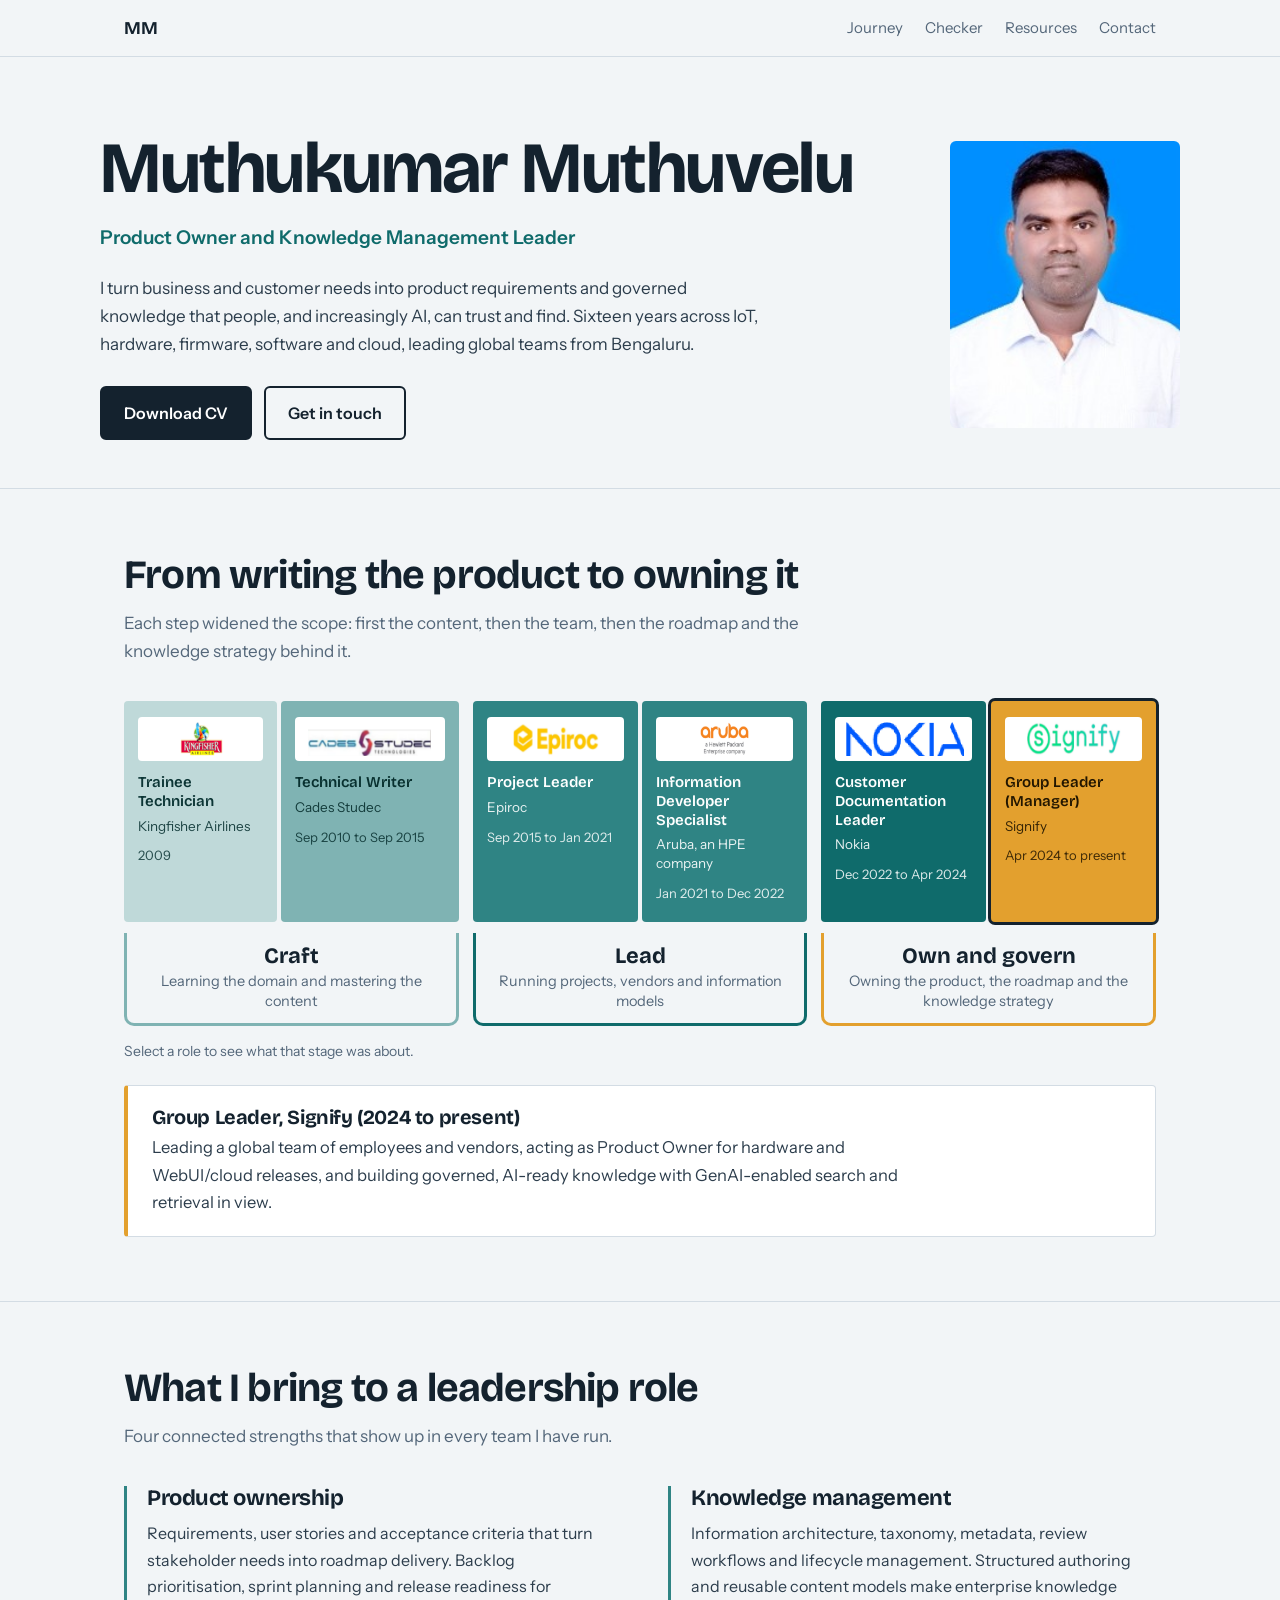
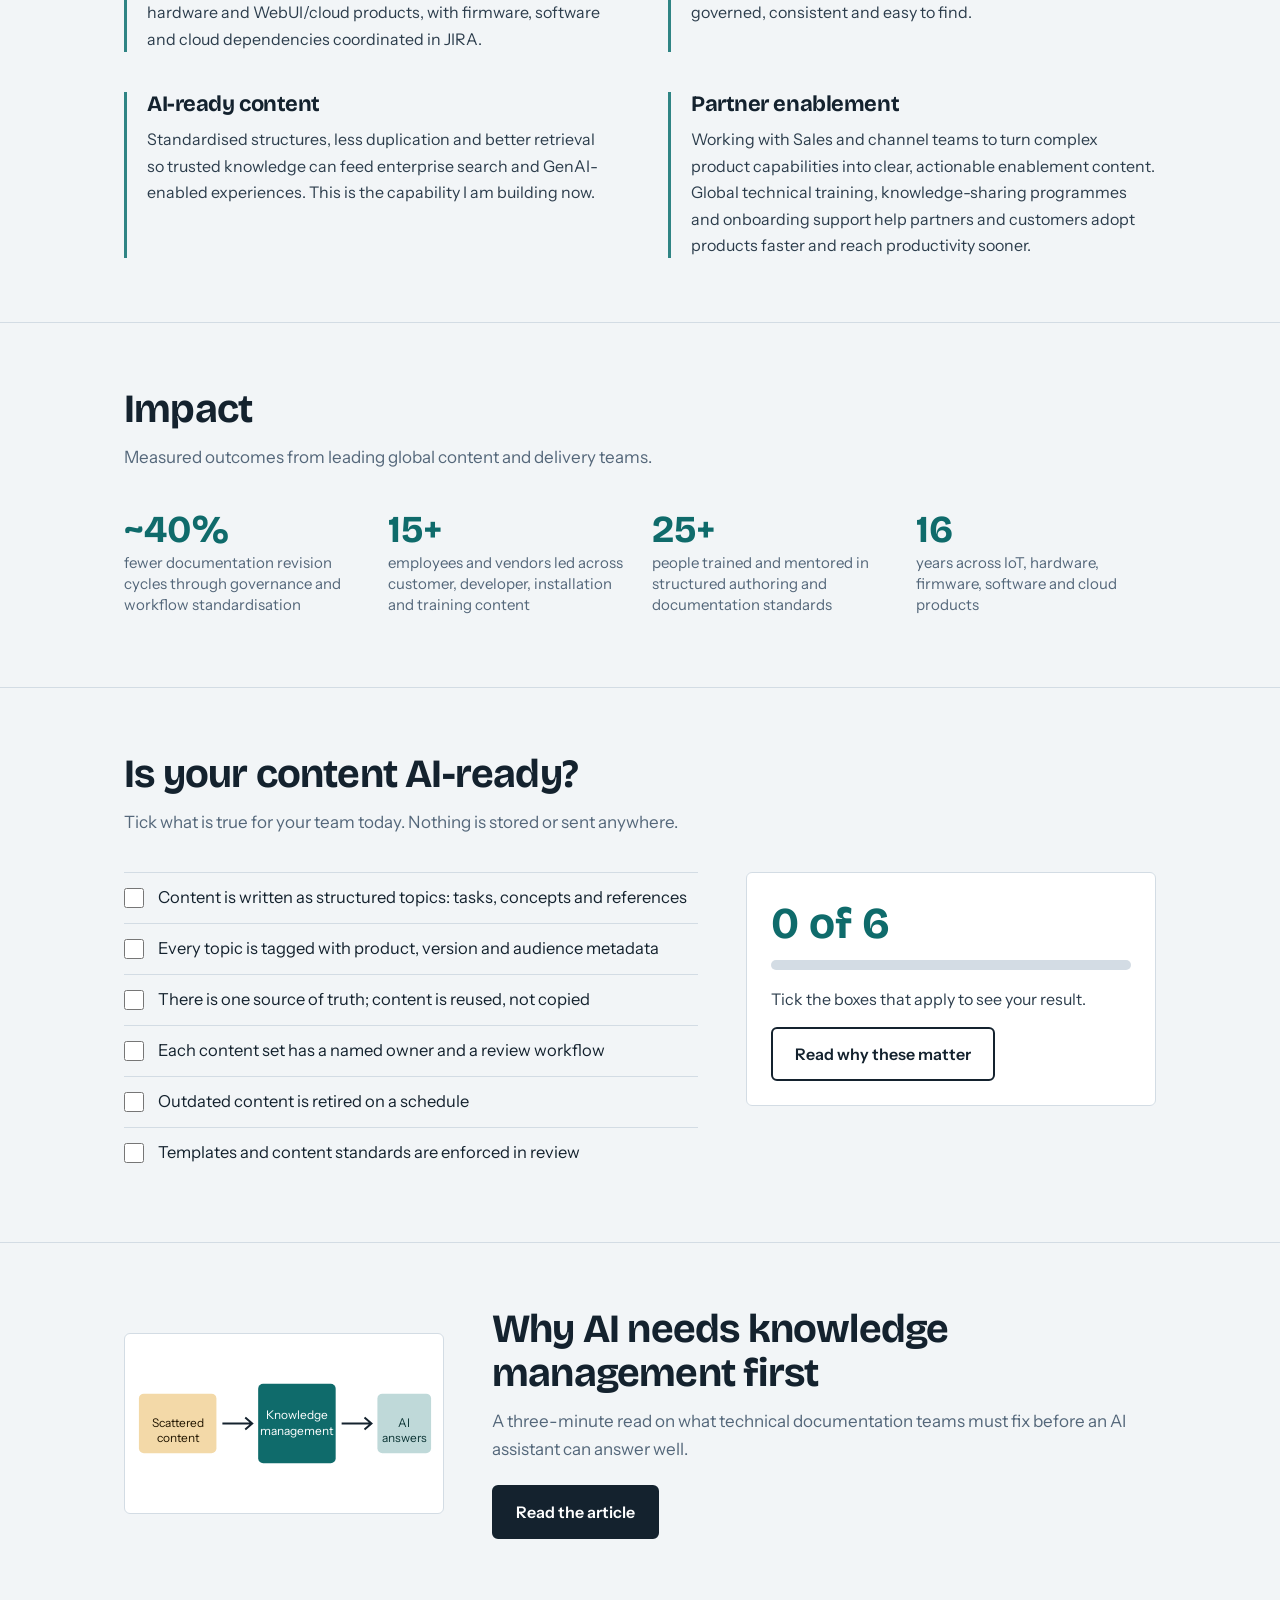
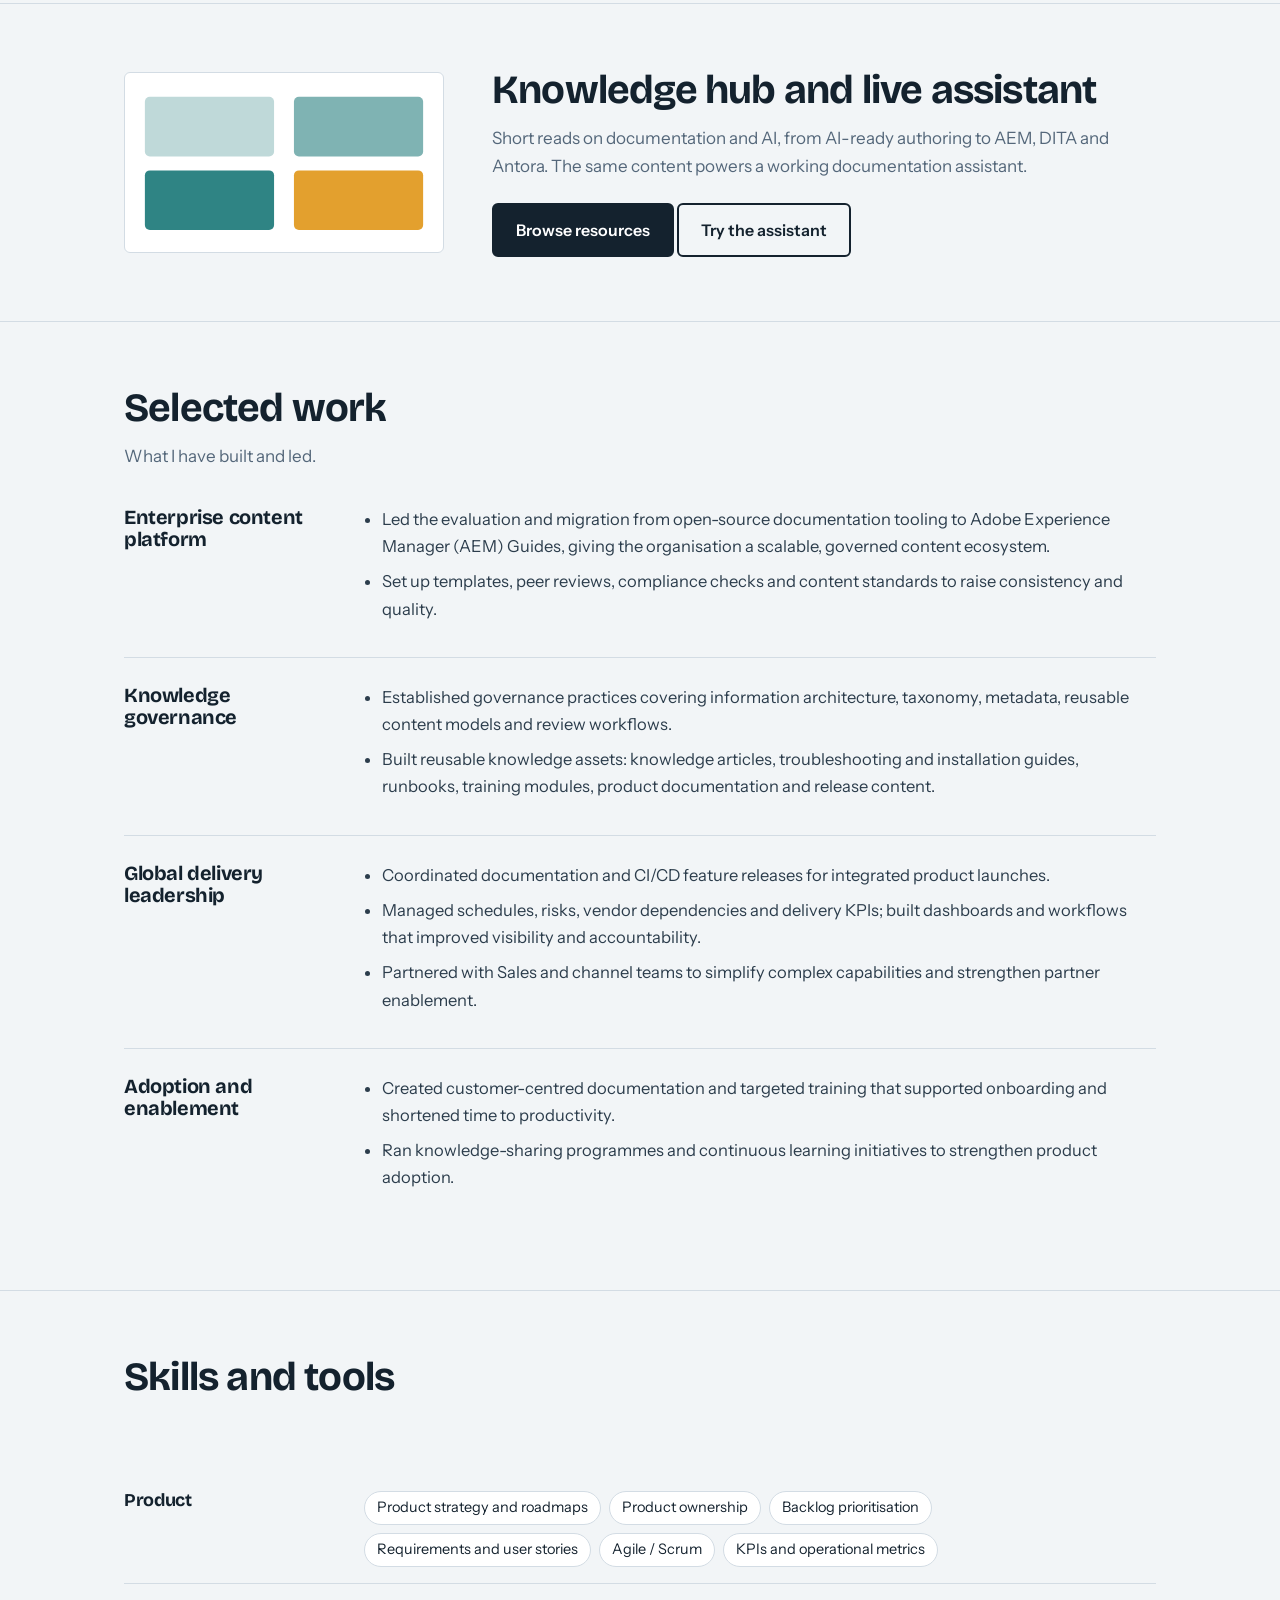
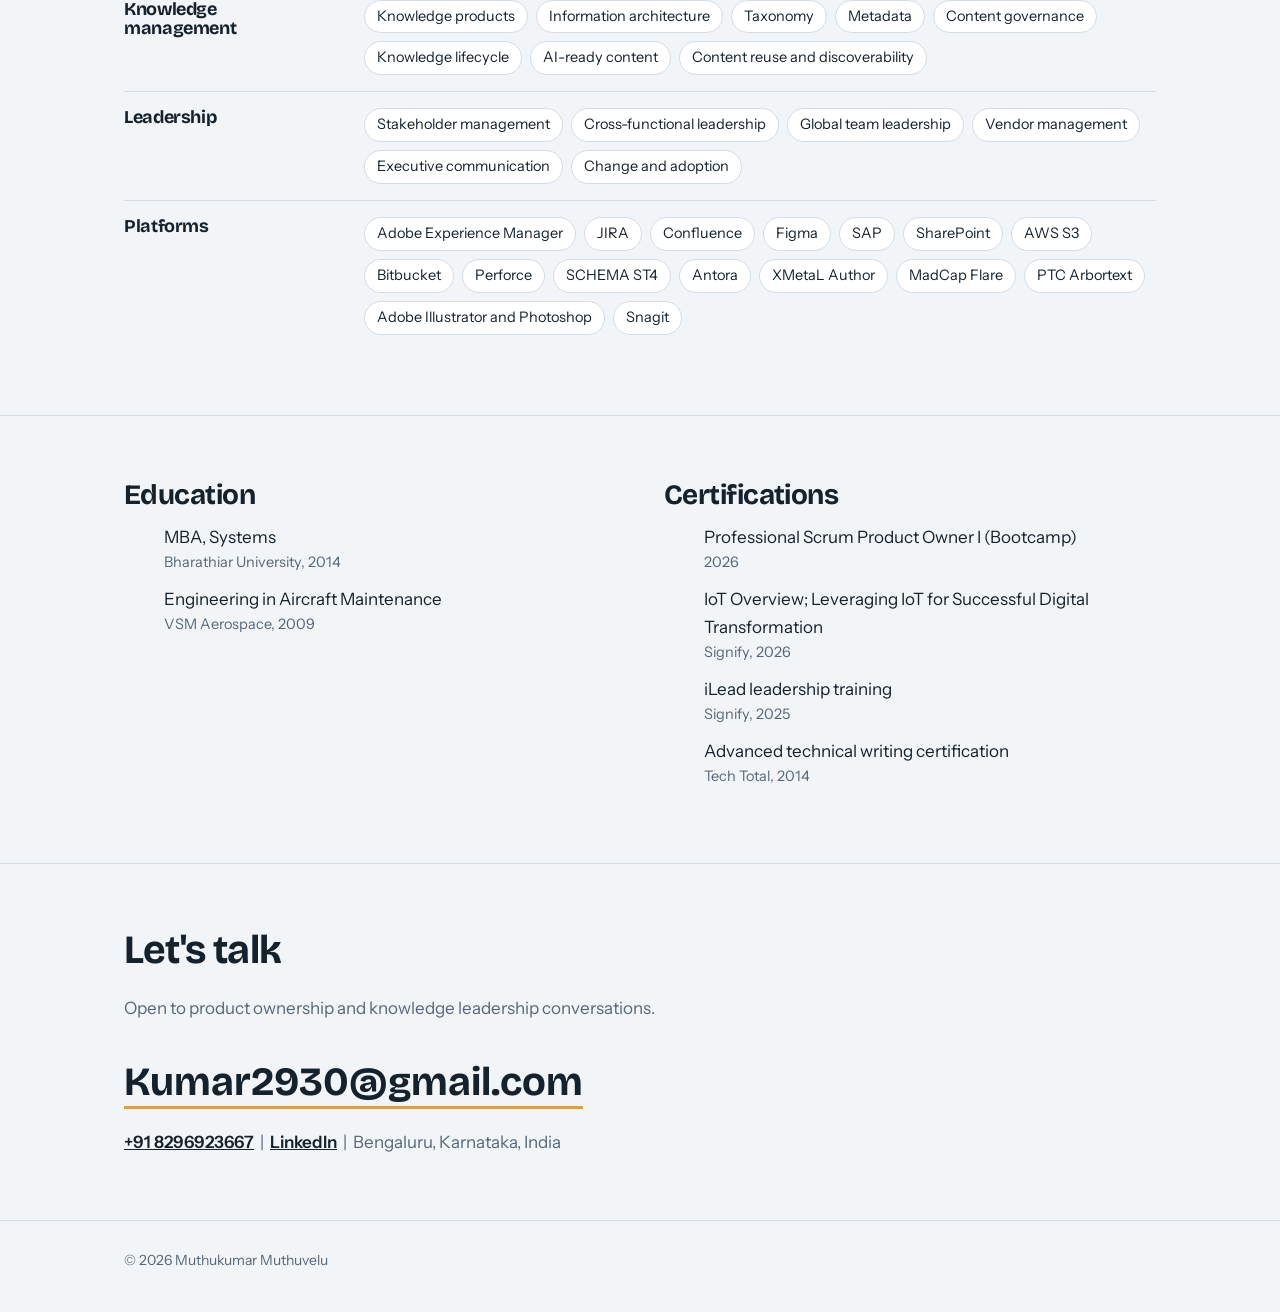
<file: index.html>
<!DOCTYPE html>
<html lang="en">
<head>
<meta charset="utf-8">
<meta name="viewport" content="width=device-width, initial-scale=1">
<title>Muthukumar Muthuvelu | Product Owner &amp; Knowledge Management Leader</title>
<meta name="description" content="Product Owner and Knowledge Management leader with 16 years across IoT, hardware, firmware, software and cloud products.">
<link rel="preconnect" href="https://fonts.googleapis.com">
<link rel="preconnect" href="https://fonts.gstatic.com" crossorigin>
<link href="https://fonts.googleapis.com/css2?family=Bricolage+Grotesque:opsz,wght@12..96,500;12..96,700&family=Instrument+Sans:wght@400;500;600&display=swap" rel="stylesheet">
<style>
:root{--bg:#F2F5F7;--ink:#14222E;--mut:#54677A;--line:#D3DCE4;--t1:#BFD9D9;--t2:#7FB3B3;--t3:#2F8484;--t4:#0F6B6B;--now:#E3A02E;--wrap:1080px}
*{box-sizing:border-box;margin:0}
html{scroll-behavior:smooth;scroll-padding-top:70px}
body{background:var(--bg);color:var(--ink);font:400 17px/1.65 "Instrument Sans",system-ui,sans-serif}
h1,h2,h3{font-family:"Bricolage Grotesque",system-ui,sans-serif;line-height:1.1;letter-spacing:-.02em}
a{color:inherit}
:focus-visible{outline:3px solid var(--now);outline-offset:3px}
.wrap{max-width:var(--wrap);margin:0 auto;padding:0 24px}
header{position:sticky;top:0;z-index:5;background:rgba(242,245,247,.92);backdrop-filter:blur(8px);border-bottom:1px solid var(--line)}
header .wrap{display:flex;justify-content:space-between;align-items:center;height:56px}
.logo{font:700 18px "Bricolage Grotesque",sans-serif;text-decoration:none}
nav{display:flex;gap:22px;font-size:15px}
nav a{text-decoration:none;color:var(--mut)}nav a:hover{color:var(--ink)}
.hero{padding:72px 0 48px;display:grid;grid-template-columns:1fr 230px;gap:56px;align-items:center}
.hero h1{font-size:clamp(40px,6.4vw,72px);font-weight:700}
.role{margin-top:14px;font-size:19px;font-weight:600;color:var(--t4)}
.lede{margin-top:20px;max-width:60ch;color:#2c3d4c}
.cta{margin-top:28px;display:flex;gap:12px;flex-wrap:wrap}
.btn{display:inline-block;padding:12px 22px;border-radius:6px;font-weight:600;font-size:16px;text-decoration:none;border:2px solid var(--ink)}
.btn.p{background:var(--ink);color:#fff}.btn.p:hover{background:var(--t4);border-color:var(--t4)}
.btn.s:hover{background:var(--ink);color:#fff}
.photo{width:230px;aspect-ratio:4/5;border-radius:6px;overflow:hidden;background:var(--t1);display:grid;place-items:center;font:700 64px "Bricolage Grotesque";color:var(--t4)}
.photo img{width:100%;height:100%;object-fit:cover;display:block}
section{padding:64px 0;border-top:1px solid var(--line)}
h2{font-size:clamp(28px,4vw,40px);margin-bottom:12px}
.sub{color:var(--mut);max-width:62ch;margin-bottom:36px}
/* roadmap */
.road{display:flex;gap:4px;align-items:stretch}
.step{background:var(--c);color:var(--tc,#fff);padding:16px 14px 18px;min-width:0;border-radius:4px;transform-origin:left;animation:grow .9s cubic-bezier(.2,.7,.2,1) both;animation-delay:calc(var(--i)*.12s)}
.step b{display:block;font:600 15px/1.25 "Bricolage Grotesque",sans-serif}
.step span{display:block;font-size:13.5px;line-height:1.4;margin-top:6px;opacity:.9}
.step em{display:block;font-style:normal;font-size:13px;margin-top:10px;opacity:.85}
.step.now{background:var(--now);color:#221600}
@keyframes grow{from{opacity:0;transform:scaleX(.6)}to{opacity:1;transform:none}}
.ends{display:flex;justify-content:space-between;margin-top:10px;font-size:14px;color:var(--mut)}
.logos{display:grid;grid-template-columns:repeat(6,1fr);gap:10px;margin-top:28px}
.logos div{background:#fff;border:1px solid var(--line);border-radius:6px;height:72px;display:grid;place-items:center;padding:12px;font:600 14px "Bricolage Grotesque",sans-serif;color:var(--mut);text-align:center}
.logos img{max-width:100%;max-height:40px;object-fit:contain;display:block}
/* pillars */
.cols{display:grid;grid-template-columns:repeat(2,1fr);gap:40px 56px}
.cols>div{border-left:3px solid var(--t3);padding-left:20px}
.cols h3{font-size:22px;margin-bottom:10px}
.cols p{font-size:16px;color:#2c3d4c}
/* impact */
.stats{display:grid;grid-template-columns:repeat(4,1fr);gap:24px;margin-bottom:8px}
.stats b{display:block;font:700 38px "Bricolage Grotesque";color:var(--t4)}
.stats span{font-size:15px;color:var(--mut);line-height:1.4;display:block}
/* work */
.work{display:grid;grid-template-columns:200px 1fr;gap:20px 40px;padding:26px 0;border-top:1px solid var(--line)}
.work:first-of-type{border-top:0;padding-top:0}
.work h3{font-size:20px}
.work ul{padding-left:18px;color:#2c3d4c}
.work li{margin-bottom:8px;font-size:16.5px}
/* skills */
.sk{display:grid;grid-template-columns:200px 1fr;gap:14px 40px;padding:16px 0;border-top:1px solid var(--line)}
.sk:first-of-type{border-top:0}
.sk h3{font-size:18px}
.tags{display:flex;flex-wrap:wrap;gap:8px}
.tags span{font-size:14.5px;padding:4px 12px;border:1px solid var(--line);border-radius:99px;background:#fff}
.two{display:grid;grid-template-columns:1fr 1fr;gap:48px}
.two h3{font-size:22px;margin-bottom:14px}
.two li{margin-bottom:10px;list-style:none;padding-left:0}
.two small{display:block;color:var(--mut);font-size:14.5px}
.contact a.big{font:700 clamp(24px,4vw,40px) "Bricolage Grotesque";text-decoration:none;border-bottom:3px solid var(--now)}
.contact p{margin-top:22px;color:var(--mut)}
.contact p a{color:var(--ink);font-weight:600}
footer{padding:28px 0 40px;color:var(--mut);font-size:14px;border-top:1px solid var(--line)}
.step{min-width:150px;overflow-wrap:anywhere;border:0;font:inherit;text-align:left;cursor:pointer;transition:transform .15s}
.step:hover{transform:translateY(-3px)}
.step[aria-selected=true]{box-shadow:0 0 0 3px var(--ink)}
.detail{margin-top:22px;padding:20px 24px;background:#fff;border:1px solid var(--line);border-left:4px solid var(--now);border-radius:4px}
.detail h3{font-size:20px;margin-bottom:6px}.detail p{font-size:16.5px;color:#2c3d4c;max-width:70ch}
.hint{margin-top:14px;font-size:14px;color:var(--mut)}
.chk{display:grid;grid-template-columns:1.4fr 1fr;gap:48px;align-items:start}
.chk label{display:flex;gap:14px;padding:13px 0;border-top:1px solid var(--line);cursor:pointer;font-size:16.5px;line-height:1.45}
.chk input{width:20px;height:20px;flex:none;margin-top:2px;accent-color:var(--t4)}
.score{position:sticky;top:80px;background:#fff;border:1px solid var(--line);border-radius:6px;padding:24px}
.score .n{font:700 44px "Bricolage Grotesque";color:var(--t4)}
.meter{height:10px;border-radius:9px;background:var(--line);overflow:hidden;margin:10px 0 16px}
.meter i{display:block;height:100%;width:0;background:var(--t4);transition:width .4s}
.score p{font-size:16px;color:#2c3d4c;margin-bottom:14px}
.feat{display:grid;grid-template-columns:320px 1fr;gap:48px;align-items:center}
.feat svg{width:100%;height:auto;display:block;border:1px solid var(--line);border-radius:6px;background:#fff}
.sr{position:absolute;left:-9999px}
@media(max-width:1000px){.road{flex-direction:column}.step{flex:none!important;min-width:0}.logos{grid-template-columns:repeat(3,1fr)}.chk,.feat{grid-template-columns:1fr;gap:28px}.score{position:static}}
.road{gap:14px;align-items:stretch}
.phase{display:flex;flex-direction:column;min-width:0}
.psteps{display:flex;gap:4px;align-items:stretch;flex:1}
.psteps .step{min-width:140px;display:flex;flex-direction:column;justify-content:flex-start;align-items:stretch}
.plabel{margin-top:10px;padding:10px 14px 12px;border:3px solid var(--ink);border-top:0;border-radius:0 0 10px 10px;text-align:center;position:relative}
.plabel b{display:block;font:700 22px "Bricolage Grotesque",sans-serif;color:var(--ink)}
.plabel span{display:block;font-size:14.5px;line-height:1.4;color:var(--mut);margin-top:2px}
.phase:nth-child(3) .plabel{border-color:var(--now)}
.phase:nth-child(1) .plabel{border-color:var(--t2)}
.phase:nth-child(2) .plabel{border-color:var(--t4)}
.chip{display:flex;align-items:center;justify-content:center;background:#fff;border-radius:4px;height:44px;padding:5px 8px;margin-bottom:12px}
.chip img{max-width:100%;max-height:100%;object-fit:contain;display:block}
@media(max-width:1000px){.road{flex-direction:column;align-items:stretch;gap:26px}.phase{flex:none!important}.psteps{flex-direction:column}.psteps .step{flex:none!important;min-width:0}.plabel{order:-1;margin:0 0 10px;text-align:left;border:0;border-left:5px solid var(--ink);border-radius:0;padding:2px 0 2px 14px}.phase:nth-child(1) .plabel{border-color:var(--t2)}.phase:nth-child(2) .plabel{border-color:var(--t4)}.phase:nth-child(3) .plabel{border-color:var(--now)}.chip{width:150px}}
@media(max-width:860px){
 .hero{grid-template-columns:1fr;gap:32px;padding-top:44px}.photo{width:170px;order:-1}
 .road{flex-direction:column}.step{flex:none!important}
 .logos{grid-template-columns:repeat(3,1fr)}
 .cols,.two{grid-template-columns:1fr;gap:28px}.stats{grid-template-columns:1fr 1fr}
 .work,.sk{grid-template-columns:1fr;gap:10px}nav{gap:14px;font-size:14px}
}
@media(prefers-reduced-motion:reduce){.step{animation:none}html{scroll-behavior:auto}}
</style>
</head>
<body>
<header><div class="wrap">
<a class="logo" href="#top">MM</a>
<nav aria-label="Main"><a href="#journey">Journey</a><a href="#checker">Checker</a><a href="resources.html">Resources</a><a href="#contact">Contact</a></nav>
</div></header>

<main id="top">
<div class="wrap hero">
<div>
<h1>Muthukumar Muthuvelu</h1>
<p class="role">Product Owner and Knowledge Management Leader</p>
<p class="lede">I turn business and customer needs into product requirements and governed knowledge that people, and increasingly AI, can trust and find. Sixteen years across IoT, hardware, firmware, software and cloud, leading global teams from Bengaluru.</p>
<div class="cta">
<a class="btn p" href="docs/Muthukumar_Muthuvelu_CV.pdf">Download CV</a>
<a class="btn s" href="#contact">Get in touch</a>
</div>
</div>
<div class="photo"><img src="images/profile.jpg" alt="Portrait of Muthukumar Muthuvelu" onerror="this.remove();this.parentNode.textContent='MM'"></div>
</div>

<section id="journey"><div class="wrap">
<h2>From writing the product to owning it</h2>
<p class="sub">Each step widened the scope: first the content, then the team, then the roadmap and the knowledge strategy behind it.</p>
<div class="road" role="tablist" aria-label="Career roles">
<div class="phase" style="flex:1"><div class="psteps"><button type="button" role="tab" class="step" style="--i:0;--c:var(--t1);--tc:#0c3535;flex:1"><i class="chip"><img src="images/logos/kingfisher.png" alt="Kingfisher Airlines logo" onerror="this.parentNode.remove()"></i><b>Trainee Technician</b><span>Kingfisher Airlines</span><em>2009</em></button><button type="button" role="tab" class="step" style="--i:1;--c:var(--t2);--tc:#08302f;flex:1.2"><i class="chip"><img src="images/logos/cades-studec.png" alt="Cades Studec logo" onerror="this.parentNode.remove()"></i><b>Technical Writer</b><span>Cades Studec</span><em>Sep 2010 to Sep 2015</em></button></div><div class="plabel"><b>Craft</b><span>Learning the domain and mastering the content</span></div></div>
<div class="phase" style="flex:1"><div class="psteps"><button type="button" role="tab" class="step" style="--i:2;--c:var(--t3);flex:1"><i class="chip"><img src="images/logos/epiroc.png" alt="Epiroc logo" onerror="this.parentNode.remove()"></i><b>Project Leader</b><span>Epiroc</span><em>Sep 2015 to Jan 2021</em></button><button type="button" role="tab" class="step" style="--i:3;--c:var(--t3);flex:1"><i class="chip"><img src="images/logos/aruba.png" alt="Aruba, an HPE company logo" onerror="this.parentNode.remove()"></i><b>Information Developer Specialist</b><span>Aruba, an HPE company</span><em>Jan 2021 to Dec 2022</em></button></div><div class="plabel"><b>Lead</b><span>Running projects, vendors and information models</span></div></div>
<div class="phase" style="flex:1"><div class="psteps"><button type="button" role="tab" class="step" style="--i:4;--c:var(--t4);flex:1"><i class="chip"><img src="images/logos/nokia.png" alt="Nokia logo" onerror="this.parentNode.remove()"></i><b>Customer Documentation Leader</b><span>Nokia</span><em>Dec 2022 to Apr 2024</em></button><button type="button" role="tab" class="step now" style="--i:5;flex:1"><i class="chip"><img src="images/logos/signify.png" alt="Signify logo" onerror="this.parentNode.remove()"></i><b>Group Leader (Manager)</b><span>Signify</span><em>Apr 2024 to present</em></button></div><div class="plabel"><b>Own and govern</b><span>Owning the product, the roadmap and the knowledge strategy</span></div></div>
</div>
<p class="hint">Select a role to see what that stage was about.</p>
<div class="detail" id="detail" role="tabpanel" aria-live="polite"></div>
</div></section>

<section id="focus"><div class="wrap">
<h2>What I bring to a leadership role</h2>
<p class="sub">Four connected strengths that show up in every team I have run.</p>
<div class="cols">
<div><h3>Product ownership</h3><p>Requirements, user stories and acceptance criteria that turn stakeholder needs into roadmap delivery. Backlog prioritisation, sprint planning and release readiness for hardware and WebUI/cloud products, with firmware, software and cloud dependencies coordinated in JIRA.</p></div>
<div><h3>Knowledge management</h3><p>Information architecture, taxonomy, metadata, review workflows and lifecycle management. Structured authoring and reusable content models make enterprise knowledge governed, consistent and easy to find.</p></div>
<div><h3>AI-ready content</h3><p>Standardised structures, less duplication and better retrieval so trusted knowledge can feed enterprise search and GenAI-enabled experiences. This is the capability I am building now.</p></div>
<div><h3>Partner enablement</h3><p>Working with Sales and channel teams to turn complex product capabilities into clear, actionable enablement content. Global technical training, knowledge-sharing programmes and onboarding support help partners and customers adopt products faster and reach productivity sooner.</p></div>
</div>
</div></section>

<section id="impact"><div class="wrap">
<h2>Impact</h2>
<p class="sub">Measured outcomes from leading global content and delivery teams.</p>
<div class="stats">
<div><b data-n="40" data-pre="~" data-suf="%">~40%</b><span>fewer documentation revision cycles through governance and workflow standardisation</span></div>
<div><b data-n="15" data-suf="+">15+</b><span>employees and vendors led across customer, developer, installation and training content</span></div>
<div><b data-n="25" data-suf="+">25+</b><span>people trained and mentored in structured authoring and documentation standards</span></div>
<div><b data-n="16">16</b><span>years across IoT, hardware, firmware, software and cloud products</span></div>
</div>
</div></section>

<section id="checker"><div class="wrap">
<h2>Is your content AI-ready?</h2>
<p class="sub">Tick what is true for your team today. Nothing is stored or sent anywhere.</p>
<div class="chk">
<fieldset style="border:0;padding:0"><legend class="sr">AI-readiness checklist</legend>
<label><input type="checkbox">Content is written as structured topics: tasks, concepts and references</label>
<label><input type="checkbox">Every topic is tagged with product, version and audience metadata</label>
<label><input type="checkbox">There is one source of truth; content is reused, not copied</label>
<label><input type="checkbox">Each content set has a named owner and a review workflow</label>
<label><input type="checkbox">Outdated content is retired on a schedule</label>
<label><input type="checkbox">Templates and content standards are enforced in review</label>
</fieldset>
<div class="score" aria-live="polite">
<div class="n"><span id="sn">0</span> of 6</div>
<div class="meter"><i id="bar"></i></div>
<p id="res">Tick the boxes that apply to see your result.</p>
<a class="btn s" href="article.html">Read why these matter</a>
</div></div>
</div></section>

<section id="article"><div class="wrap feat">
<a href="article.html" aria-label="Read the article"><svg viewBox="0 0 320 180" role="img" aria-label="Diagram: messy content becomes governed knowledge, then AI answers"><rect x="14" y="60" width="78" height="60" rx="5" fill="#F3D9A8"/><text x="53" y="94" text-anchor="middle" font-size="12" fill="#221600">Scattered</text><text x="53" y="109" text-anchor="middle" font-size="12" fill="#221600">content</text><path d="M98 90h30m-7-6 7 6-7 6" stroke="#14222E" stroke-width="2" fill="none"/><rect x="134" y="50" width="78" height="80" rx="5" fill="#0F6B6B"/><text x="173" y="86" text-anchor="middle" font-size="12" fill="#fff">Knowledge</text><text x="173" y="102" text-anchor="middle" font-size="12" fill="#fff">management</text><path d="M218 90h30m-7-6 7 6-7 6" stroke="#14222E" stroke-width="2" fill="none"/><rect x="254" y="60" width="54" height="60" rx="5" fill="#BFD9D9"/><text x="281" y="94" text-anchor="middle" font-size="12" fill="#0c3535">AI</text><text x="281" y="109" text-anchor="middle" font-size="12" fill="#0c3535">answers</text></svg></a>
<div><h2>Why AI needs knowledge management first</h2>
<p class="sub" style="margin-bottom:22px">A three-minute read on what technical documentation teams must fix before an AI assistant can answer well.</p>
<a class="btn p" href="article.html">Read the article</a></div>
</div></section>

<section id="resources"><div class="wrap feat">
<a href="resources.html" aria-label="Open the knowledge hub"><svg viewBox="0 0 320 180" role="img" aria-label="Knowledge hub"><rect x="20" y="24" width="130" height="60" rx="5" fill="#BFD9D9"/><rect x="170" y="24" width="130" height="60" rx="5" fill="#7FB3B3"/><rect x="20" y="98" width="130" height="60" rx="5" fill="#2F8484"/><rect x="170" y="98" width="130" height="60" rx="5" fill="#E3A02E"/></svg></a>
<div><h2>Knowledge hub and live assistant</h2>
<p class="sub" style="margin-bottom:22px">Short reads on documentation and AI, from AI-ready authoring to AEM, DITA and Antora. The same content powers a working documentation assistant.</p>
<a class="btn p" href="resources.html">Browse resources</a> <a class="btn s" href="chat.html">Try the assistant</a></div>
</div></section>

<section id="work"><div class="wrap">
<h2>Selected work</h2>
<p class="sub">What I have built and led.</p>
<div class="work"><h3>Enterprise content platform</h3><ul>
<li>Led the evaluation and migration from open-source documentation tooling to Adobe Experience Manager (AEM) Guides, giving the organisation a scalable, governed content ecosystem.</li>
<li>Set up templates, peer reviews, compliance checks and content standards to raise consistency and quality.</li></ul></div>
<div class="work"><h3>Knowledge governance</h3><ul>
<li>Established governance practices covering information architecture, taxonomy, metadata, reusable content models and review workflows.</li>
<li>Built reusable knowledge assets: knowledge articles, troubleshooting and installation guides, runbooks, training modules, product documentation and release content.</li></ul></div>
<div class="work"><h3>Global delivery leadership</h3><ul>
<li>Coordinated documentation and CI/CD feature releases for integrated product launches.</li>
<li>Managed schedules, risks, vendor dependencies and delivery KPIs; built dashboards and workflows that improved visibility and accountability.</li>
<li>Partnered with Sales and channel teams to simplify complex capabilities and strengthen partner enablement.</li></ul></div>
<div class="work"><h3>Adoption and enablement</h3><ul>
<li>Created customer-centred documentation and targeted training that supported onboarding and shortened time to productivity.</li>
<li>Ran knowledge-sharing programmes and continuous learning initiatives to strengthen product adoption.</li></ul></div>
</div></section>

<section id="skills"><div class="wrap">
<h2>Skills and tools</h2>
<p class="sub">&nbsp;</p>
<div class="sk"><h3>Product</h3><div class="tags"><span>Product strategy and roadmaps</span><span>Product ownership</span><span>Backlog prioritisation</span><span>Requirements and user stories</span><span>Agile / Scrum</span><span>KPIs and operational metrics</span></div></div>
<div class="sk"><h3>Knowledge management</h3><div class="tags"><span>Knowledge products</span><span>Information architecture</span><span>Taxonomy</span><span>Metadata</span><span>Content governance</span><span>Knowledge lifecycle</span><span>AI-ready content</span><span>Content reuse and discoverability</span></div></div>
<div class="sk"><h3>Leadership</h3><div class="tags"><span>Stakeholder management</span><span>Cross-functional leadership</span><span>Global team leadership</span><span>Vendor management</span><span>Executive communication</span><span>Change and adoption</span></div></div>
<div class="sk"><h3>Platforms</h3><div class="tags"><span>Adobe Experience Manager</span><span>JIRA</span><span>Confluence</span><span>Figma</span><span>SAP</span><span>SharePoint</span><span>AWS S3</span><span>Bitbucket</span><span>Perforce</span><span>SCHEMA ST4</span><span>Antora</span><span>XMetaL Author</span><span>MadCap Flare</span><span>PTC Arbortext</span><span>Adobe Illustrator and Photoshop</span><span>Snagit</span></div></div>
</div></section>

<section id="learning"><div class="wrap two">
<div><h2 style="font-size:28px">Education</h2>
<ul><li>MBA, Systems<small>Bharathiar University, 2014</small></li>
<li>Engineering in Aircraft Maintenance<small>VSM Aerospace, 2009</small></li></ul></div>
<div><h2 style="font-size:28px">Certifications</h2>
<ul><li>Professional Scrum Product Owner I (Bootcamp)<small>2026</small></li>
<li>IoT Overview; Leveraging IoT for Successful Digital Transformation<small>Signify, 2026</small></li>
<li>iLead leadership training<small>Signify, 2025</small></li>
<li>Advanced technical writing certification<small>Tech Total, 2014</small></li></ul></div>
</div></section>

<section id="contact" class="contact"><div class="wrap">
<h2>Let's talk</h2>
<p class="sub">Open to product ownership and knowledge leadership conversations.</p>
<a class="big" href="mailto:Kumar2930@gmail.com">Kumar2930@gmail.com</a>
<p><a href="tel:+918296923667">+91 8296923667</a> &nbsp;|&nbsp; <a href="https://www.linkedin.com/in/muthukumar-muthuvelu-aa5920a8">LinkedIn</a> &nbsp;|&nbsp; Bengaluru, Karnataka, India</p>
</div></section>
</main>
<footer><div class="wrap">&copy; 2026 Muthukumar Muthuvelu</div></footer>
<script>
(function(){
var D=[["Trainee Technician, Kingfisher Airlines (2009)","A technical, procedure-driven start after studying Aircraft Maintenance Engineering at VSM Aerospace. This is where the habit of precision began."],
["Technical Writer, Cades Studec (2010 to 2015)","Moved into technical communication and structured authoring. Completed an advanced technical writing certification and an MBA in Systems in 2014."],
["Project Leader, Epiroc (2015 to 2021)","Stepped from writing to leading: planning schedules, managing risks and vendor dependencies, and keeping stakeholders aligned across global initiatives."],
["Information Developer Specialist, Aruba (2021 to 2022)","Deepened the focus on information architecture, structured authoring and content standards at enterprise scale."],
["Customer Documentation Leader, Nokia (2022 to 2024)","Led customer documentation with growing responsibility for global teams, vendors and coordinated release readiness."],
["Group Leader, Signify (2024 to present)","Leading a global team of employees and vendors, acting as Product Owner for hardware and WebUI/cloud releases, and building governed, AI-ready knowledge with GenAI-enabled search and retrieval in view."]];
var tabs=[].slice.call(document.querySelectorAll('.step')),box=document.getElementById('detail');
function show(i){tabs.forEach(function(t,k){t.setAttribute('aria-selected',k===i)});box.innerHTML='';var h=document.createElement('h3'),p=document.createElement('p');h.textContent=D[i][0];p.textContent=D[i][1];box.appendChild(h);box.appendChild(p)}
tabs.forEach(function(t,i){t.addEventListener('click',function(){show(i)})});show(5);
var rm=matchMedia('(prefers-reduced-motion:reduce)').matches;
var io=new IntersectionObserver(function(es){es.forEach(function(e){if(!e.isIntersecting)return;io.unobserve(e.target);if(rm)return;var el=e.target,n=+el.dataset.n,pre=el.dataset.pre||'',suf=el.dataset.suf||'',st=null;
function f(t){st=st||t;var p=Math.min((t-st)/1200,1);el.textContent=pre+Math.round(n*(1-Math.pow(1-p,3)))+suf;if(p<1)requestAnimationFrame(f)}requestAnimationFrame(f)})},{threshold:.6});
[].forEach.call(document.querySelectorAll('[data-n]'),function(el){io.observe(el)});
var cb=[].slice.call(document.querySelectorAll('#checker input')),bar=document.getElementById('bar'),sn=document.getElementById('sn'),res=document.getElementById('res');
var M=["Tick the boxes that apply to see your result.","Early stage. Start with an audit of duplicates, owners and outdated pages.","Early stage. Start with an audit of duplicates, owners and outdated pages.","Foundations are forming. Metadata and governance are the next big gains.","Foundations are forming. Metadata and governance are the next big gains.","Nearly AI-ready. Close the last gap, then measure retrieval quality.","AI-ready foundations. Now track search success and answer quality."];
function upd(){var n=cb.filter(function(c){return c.checked}).length;sn.textContent=n;bar.style.width=(n/cb.length*100)+'%';res.textContent=M[n]}
cb.forEach(function(c){c.addEventListener('change',upd)});
})();
</script>
</body>
</html>
</file>
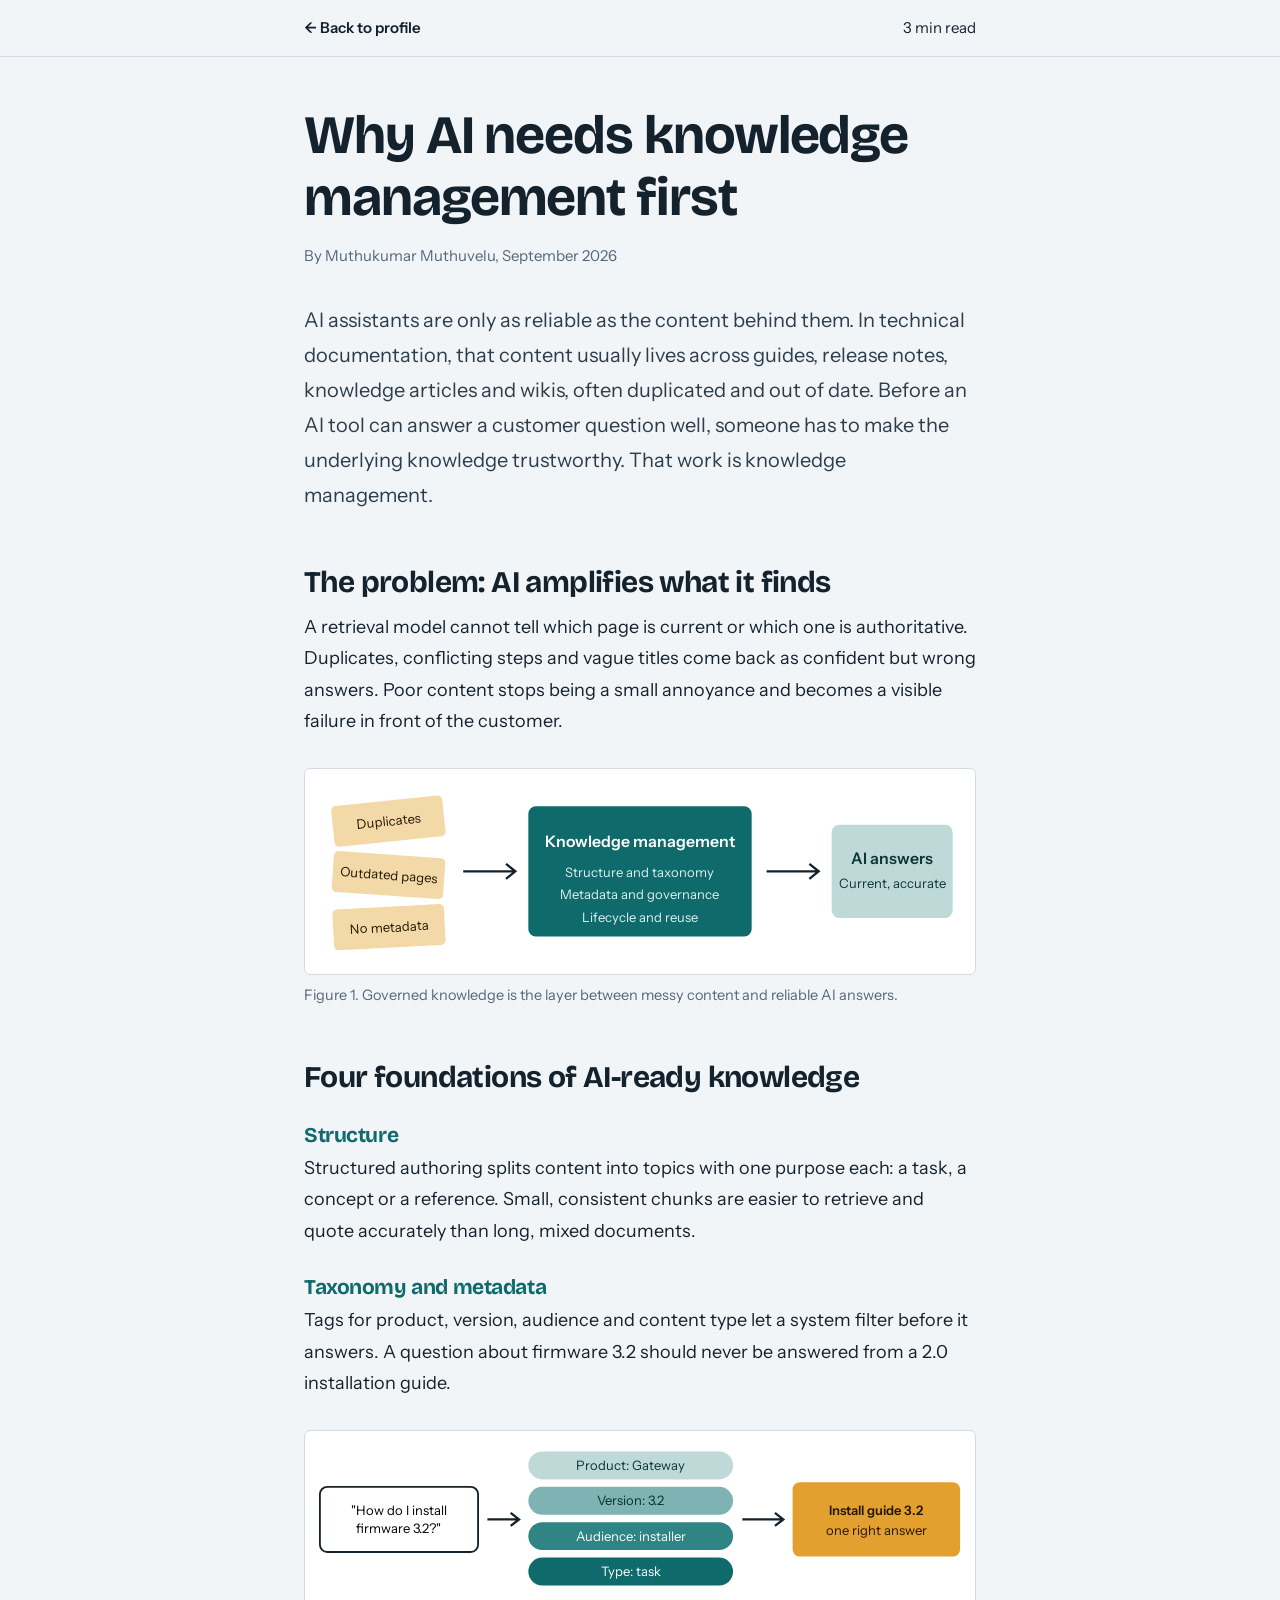
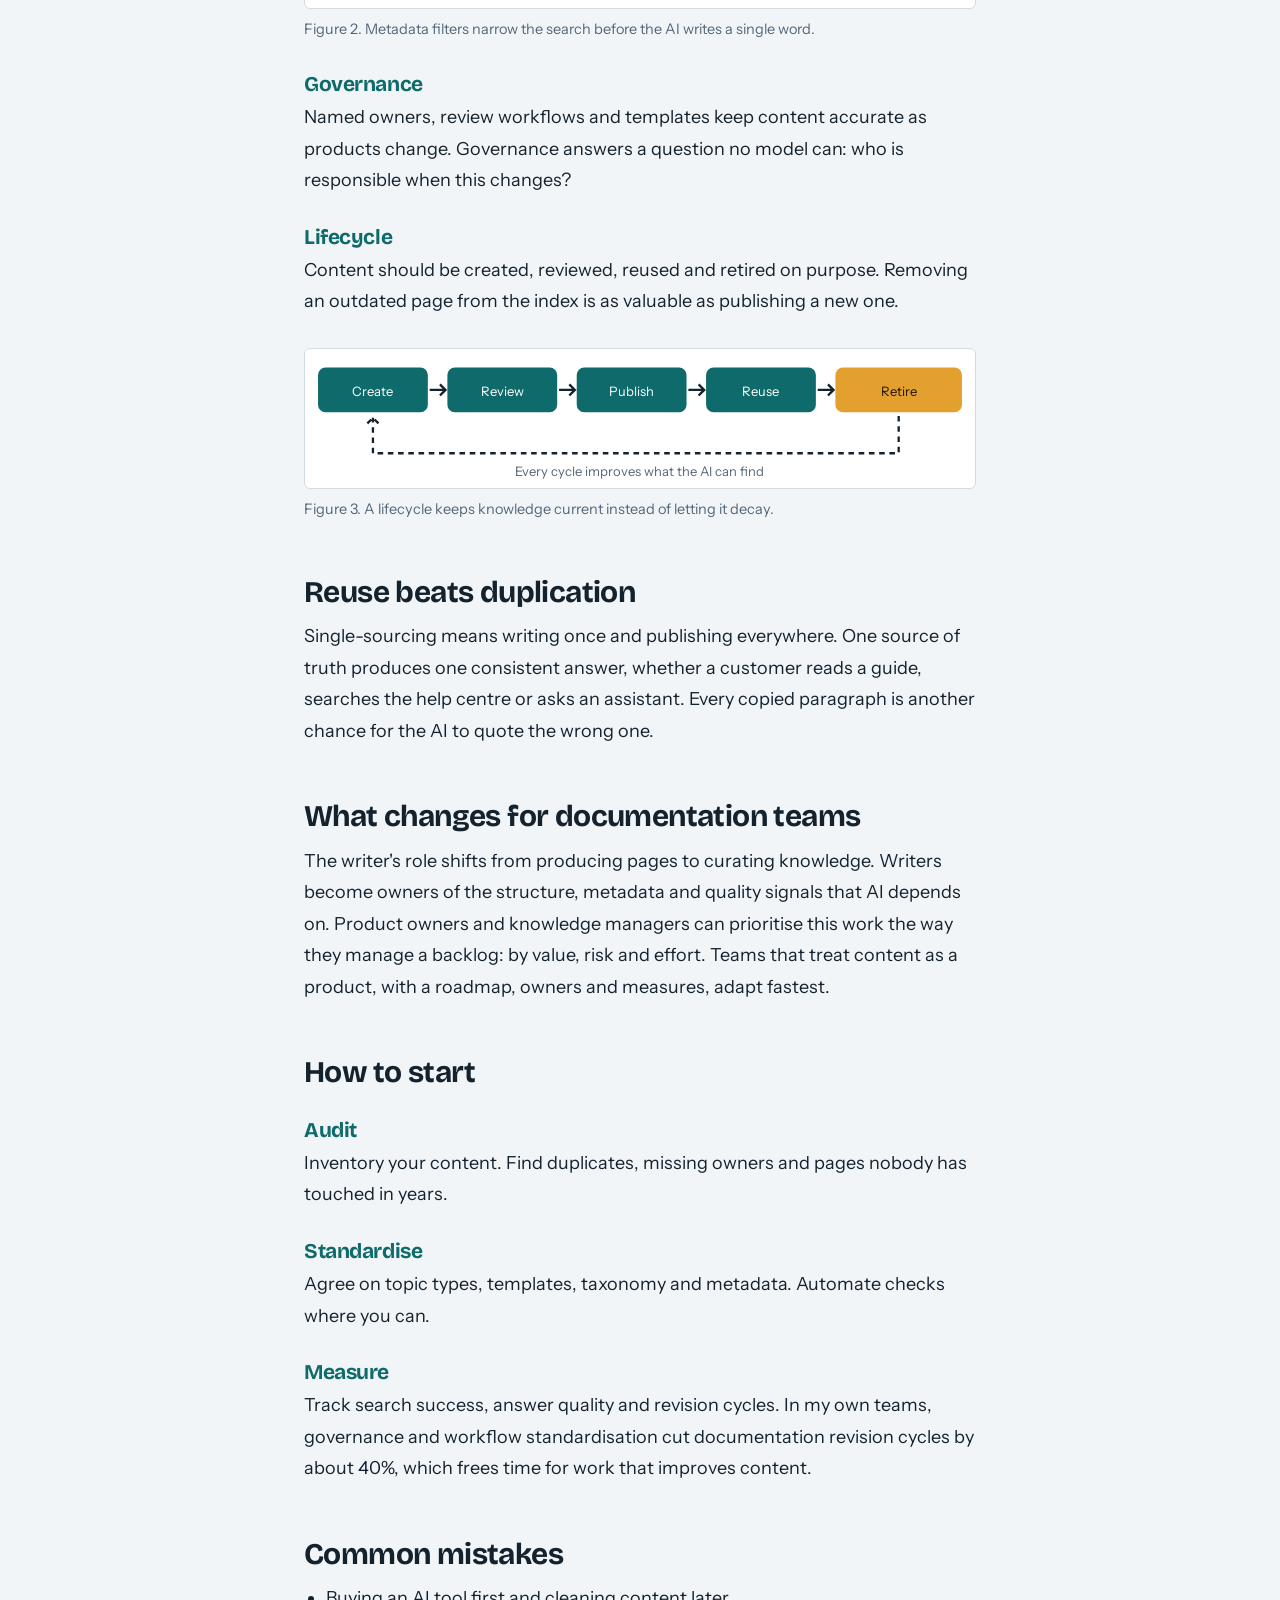
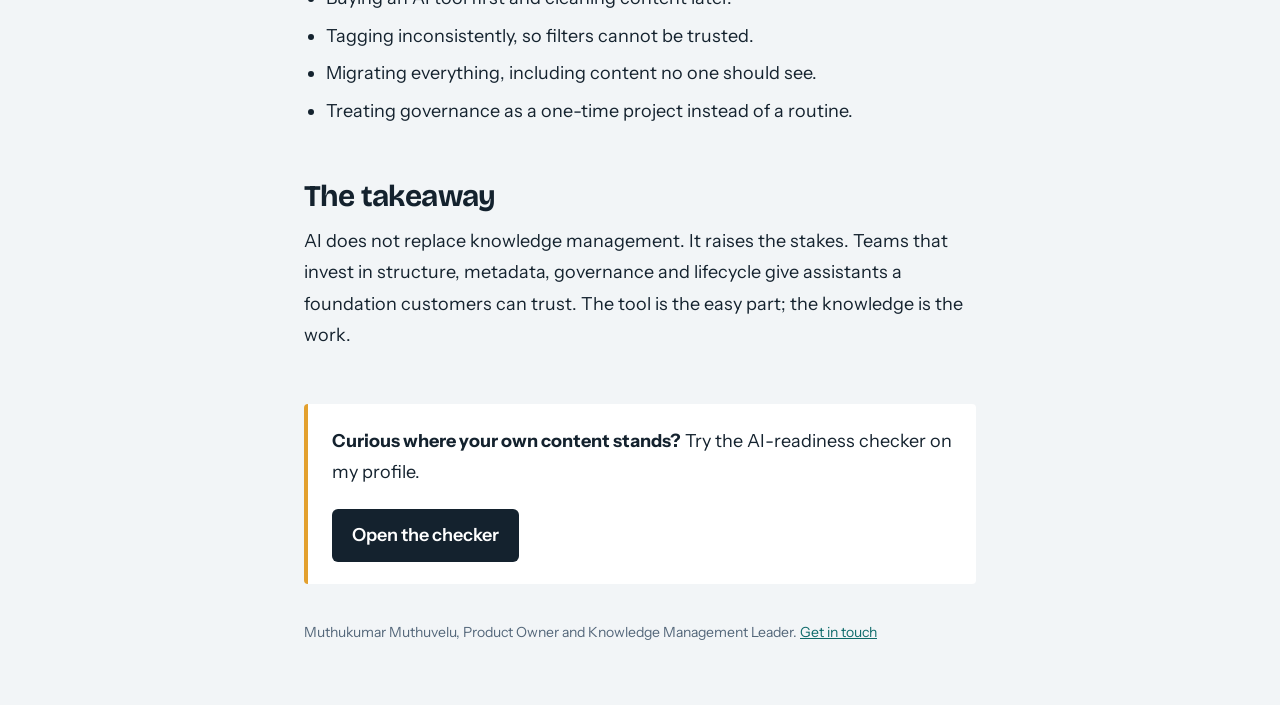
<file: article.html>
<!DOCTYPE html>
<html lang="en">
<head>
<meta charset="utf-8">
<meta name="viewport" content="width=device-width, initial-scale=1">
<title>Why AI Needs Knowledge Management First | Muthukumar Muthuvelu</title>
<meta name="description" content="What technical documentation teams must fix before an AI assistant can answer well.">
<link rel="preconnect" href="https://fonts.googleapis.com">
<link rel="preconnect" href="https://fonts.gstatic.com" crossorigin>
<link href="https://fonts.googleapis.com/css2?family=Bricolage+Grotesque:opsz,wght@12..96,500;12..96,700&family=Instrument+Sans:wght@400;500;600&display=swap" rel="stylesheet">
<style>
:root{--bg:#F2F5F7;--ink:#14222E;--mut:#54677A;--line:#D3DCE4;--t1:#BFD9D9;--t3:#2F8484;--t4:#0F6B6B;--now:#E3A02E}
*{box-sizing:border-box;margin:0}
html{scroll-behavior:smooth}
body{background:var(--bg);color:var(--ink);font:400 18px/1.75 "Instrument Sans",system-ui,sans-serif}
h1,h2,h3{font-family:"Bricolage Grotesque",system-ui,sans-serif;line-height:1.15;letter-spacing:-.02em}
a{color:var(--t4)}
:focus-visible{outline:3px solid var(--now);outline-offset:3px}
#bar{position:fixed;top:0;left:0;height:4px;width:0;background:var(--now);z-index:9}
header{border-bottom:1px solid var(--line)}
.w{max-width:720px;margin:0 auto;padding:0 24px}
header .w{display:flex;justify-content:space-between;height:56px;align-items:center;font-size:15px}
header a{text-decoration:none;font-weight:600;color:var(--ink)}
h1{font-size:clamp(34px,6vw,54px);margin:48px 0 14px}
.by{color:var(--mut);font-size:15px;margin-bottom:34px}
.lede{font-size:20px;color:#2c3d4c}
h2{font-size:30px;margin:52px 0 12px}
h3{font-size:21px;margin:28px 0 6px;color:var(--t4)}
p{margin-bottom:14px}
figure{margin:30px 0}
figure svg{width:100%;height:auto;display:block;background:#fff;border:1px solid var(--line);border-radius:6px}
figcaption{font-size:14.5px;color:var(--mut);margin-top:8px}
ul{padding-left:22px;margin-bottom:14px}li{margin-bottom:6px}
.end{margin-top:52px;padding:22px 24px;background:#fff;border-left:4px solid var(--now);border-radius:4px}
.btn{display:inline-block;margin-top:6px;padding:11px 20px;background:var(--ink);color:#fff;border-radius:6px;font-weight:600;text-decoration:none}
.btn:hover{background:var(--t4)}
footer{padding:36px 0 60px;color:var(--mut);font-size:14px}
svg text{font-family:"Instrument Sans",system-ui,sans-serif;font-size:14px}
</style>
</head>
<body>
<div id="bar"></div>
<header><div class="w"><a href="index.html">&larr; Back to profile</a><span>3 min read</span></div></header>
<main class="w">
<h1>Why AI needs knowledge management first</h1>
<p class="by">By Muthukumar Muthuvelu, September 2026</p>
<p class="lede">AI assistants are only as reliable as the content behind them. In technical documentation, that content usually lives across guides, release notes, knowledge articles and wikis, often duplicated and out of date. Before an AI tool can answer a customer question well, someone has to make the underlying knowledge trustworthy. That work is knowledge management.</p>

<h2>The problem: AI amplifies what it finds</h2>
<p>A retrieval model cannot tell which page is current or which one is authoritative. Duplicates, conflicting steps and vague titles come back as confident but wrong answers. Poor content stops being a small annoyance and becomes a visible failure in front of the customer.</p>
<figure>
<svg viewBox="0 0 720 220" role="img" aria-labelledby="f1">
<title id="f1">Scattered content passes through knowledge management to produce accurate AI answers</title>
<g transform="rotate(-6 90 60)"><rect x="30" y="34" width="120" height="44" rx="5" fill="#F3D9A8"/><text x="90" y="61" text-anchor="middle" fill="#221600">Duplicates</text></g>
<g transform="rotate(4 90 110)"><rect x="30" y="92" width="120" height="44" rx="5" fill="#F3D9A8"/><text x="90" y="119" text-anchor="middle" fill="#221600">Outdated pages</text></g>
<g transform="rotate(-3 90 165)"><rect x="30" y="148" width="120" height="44" rx="5" fill="#F3D9A8"/><text x="90" y="175" text-anchor="middle" fill="#221600">No metadata</text></g>
<path d="M170 110h56m-10-8 10 8-10 8" stroke="#14222E" stroke-width="2.5" fill="none"/>
<rect x="240" y="40" width="240" height="140" rx="8" fill="#0F6B6B"/>
<text x="360" y="84" text-anchor="middle" fill="#fff" font-weight="600" style="font-size:17px">Knowledge management</text>
<text x="360" y="116" text-anchor="middle" fill="#dff0f0">Structure and taxonomy</text>
<text x="360" y="140" text-anchor="middle" fill="#dff0f0">Metadata and governance</text>
<text x="360" y="164" text-anchor="middle" fill="#dff0f0">Lifecycle and reuse</text>
<path d="M496 110h56m-10-8 10 8-10 8" stroke="#14222E" stroke-width="2.5" fill="none"/>
<rect x="566" y="60" width="130" height="100" rx="8" fill="#BFD9D9"/>
<text x="631" y="102" text-anchor="middle" fill="#0c3535" font-weight="600" style="font-size:17px">AI answers</text>
<text x="631" y="128" text-anchor="middle" fill="#0c3535">Current, accurate</text>
</svg>
<figcaption>Figure 1. Governed knowledge is the layer between messy content and reliable AI answers.</figcaption>
</figure>

<h2>Four foundations of AI-ready knowledge</h2>
<h3>Structure</h3>
<p>Structured authoring splits content into topics with one purpose each: a task, a concept or a reference. Small, consistent chunks are easier to retrieve and quote accurately than long, mixed documents.</p>
<h3>Taxonomy and metadata</h3>
<p>Tags for product, version, audience and content type let a system filter before it answers. A question about firmware 3.2 should never be answered from a 2.0 installation guide.</p>
<figure>
<svg viewBox="0 0 720 190" role="img" aria-labelledby="f2">
<title id="f2">A question is narrowed by metadata filters to one correct installation guide</title>
<rect x="16" y="60" width="170" height="70" rx="8" fill="#fff" stroke="#14222E" stroke-width="2"/>
<text x="101" y="90" text-anchor="middle">"How do I install</text><text x="101" y="110" text-anchor="middle">firmware 3.2?"</text>
<path d="M196 95h34m-9-7 9 7-9 7" stroke="#14222E" stroke-width="2.5" fill="none"/>
<rect x="240" y="22" width="220" height="30" rx="15" fill="#BFD9D9"/><text x="350" y="42" text-anchor="middle" fill="#0c3535">Product: Gateway</text>
<rect x="240" y="60" width="220" height="30" rx="15" fill="#7FB3B3"/><text x="350" y="80" text-anchor="middle" fill="#08302f">Version: 3.2</text>
<rect x="240" y="98" width="220" height="30" rx="15" fill="#2F8484"/><text x="350" y="118" text-anchor="middle" fill="#fff">Audience: installer</text>
<rect x="240" y="136" width="220" height="30" rx="15" fill="#0F6B6B"/><text x="350" y="156" text-anchor="middle" fill="#fff">Type: task</text>
<path d="M470 95h44m-9-7 9 7-9 7" stroke="#14222E" stroke-width="2.5" fill="none"/>
<rect x="524" y="55" width="180" height="80" rx="8" fill="#E3A02E"/>
<text x="614" y="90" text-anchor="middle" fill="#221600" font-weight="600">Install guide 3.2</text><text x="614" y="112" text-anchor="middle" fill="#221600">one right answer</text>
</svg>
<figcaption>Figure 2. Metadata filters narrow the search before the AI writes a single word.</figcaption>
</figure>
<h3>Governance</h3>
<p>Named owners, review workflows and templates keep content accurate as products change. Governance answers a question no model can: who is responsible when this changes?</p>
<h3>Lifecycle</h3>
<p>Content should be created, reviewed, reused and retired on purpose. Removing an outdated page from the index is as valuable as publishing a new one.</p>
<figure>
<svg viewBox="0 0 720 150" role="img" aria-labelledby="f3">
<title id="f3">Content lifecycle: create, review, publish, reuse, retire, then back to create</title>
<g fill="#0F6B6B"><rect x="14" y="20" width="118" height="48" rx="8"/><rect x="153" y="20" width="118" height="48" rx="8"/><rect x="292" y="20" width="118" height="48" rx="8"/><rect x="431" y="20" width="118" height="48" rx="8"/></g>
<rect x="570" y="20" width="136" height="48" rx="8" fill="#E3A02E"/>
<g fill="#fff" text-anchor="middle"><text x="73" y="50">Create</text><text x="212" y="50">Review</text><text x="351" y="50">Publish</text><text x="490" y="50">Reuse</text></g>
<text x="638" y="50" text-anchor="middle" fill="#221600">Retire</text>
<g stroke="#14222E" stroke-width="2.5" fill="none"><path d="M134 44h17m-6-6 6 6-6 6"/><path d="M273 44h17m-6-6 6 6-6 6"/><path d="M412 44h17m-6-6 6 6-6 6"/><path d="M551 44h17m-6-6 6 6-6 6"/><path d="M638 72v40H73V74m-6 6 6-6 6 6" stroke-dasharray="6 5"/></g>
<text x="360" y="136" text-anchor="middle" fill="#54677A">Every cycle improves what the AI can find</text>
</svg>
<figcaption>Figure 3. A lifecycle keeps knowledge current instead of letting it decay.</figcaption>
</figure>

<h2>Reuse beats duplication</h2>
<p>Single-sourcing means writing once and publishing everywhere. One source of truth produces one consistent answer, whether a customer reads a guide, searches the help centre or asks an assistant. Every copied paragraph is another chance for the AI to quote the wrong one.</p>

<h2>What changes for documentation teams</h2>
<p>The writer's role shifts from producing pages to curating knowledge. Writers become owners of the structure, metadata and quality signals that AI depends on. Product owners and knowledge managers can prioritise this work the way they manage a backlog: by value, risk and effort. Teams that treat content as a product, with a roadmap, owners and measures, adapt fastest.</p>

<h2>How to start</h2>
<h3>Audit</h3>
<p>Inventory your content. Find duplicates, missing owners and pages nobody has touched in years.</p>
<h3>Standardise</h3>
<p>Agree on topic types, templates, taxonomy and metadata. Automate checks where you can.</p>
<h3>Measure</h3>
<p>Track search success, answer quality and revision cycles. In my own teams, governance and workflow standardisation cut documentation revision cycles by about 40%, which frees time for work that improves content.</p>

<h2>Common mistakes</h2>
<ul>
<li>Buying an AI tool first and cleaning content later.</li>
<li>Tagging inconsistently, so filters cannot be trusted.</li>
<li>Migrating everything, including content no one should see.</li>
<li>Treating governance as a one-time project instead of a routine.</li>
</ul>

<h2>The takeaway</h2>
<p>AI does not replace knowledge management. It raises the stakes. Teams that invest in structure, metadata, governance and lifecycle give assistants a foundation customers can trust. The tool is the easy part; the knowledge is the work.</p>

<div class="end">
<p><strong>Curious where your own content stands?</strong> Try the AI-readiness checker on my profile.</p>
<a class="btn" href="index.html#checker">Open the checker</a>
</div>
</main>
<footer><div class="w">Muthukumar Muthuvelu, Product Owner and Knowledge Management Leader. <a href="index.html#contact">Get in touch</a></div></footer>
<script>
addEventListener('scroll',function(){var d=document.documentElement,h=d.scrollHeight-d.clientHeight;document.getElementById('bar').style.width=(h>0?d.scrollTop/h*100:0)+'%'},{passive:true});
</script>
</body>
</html>
</file>
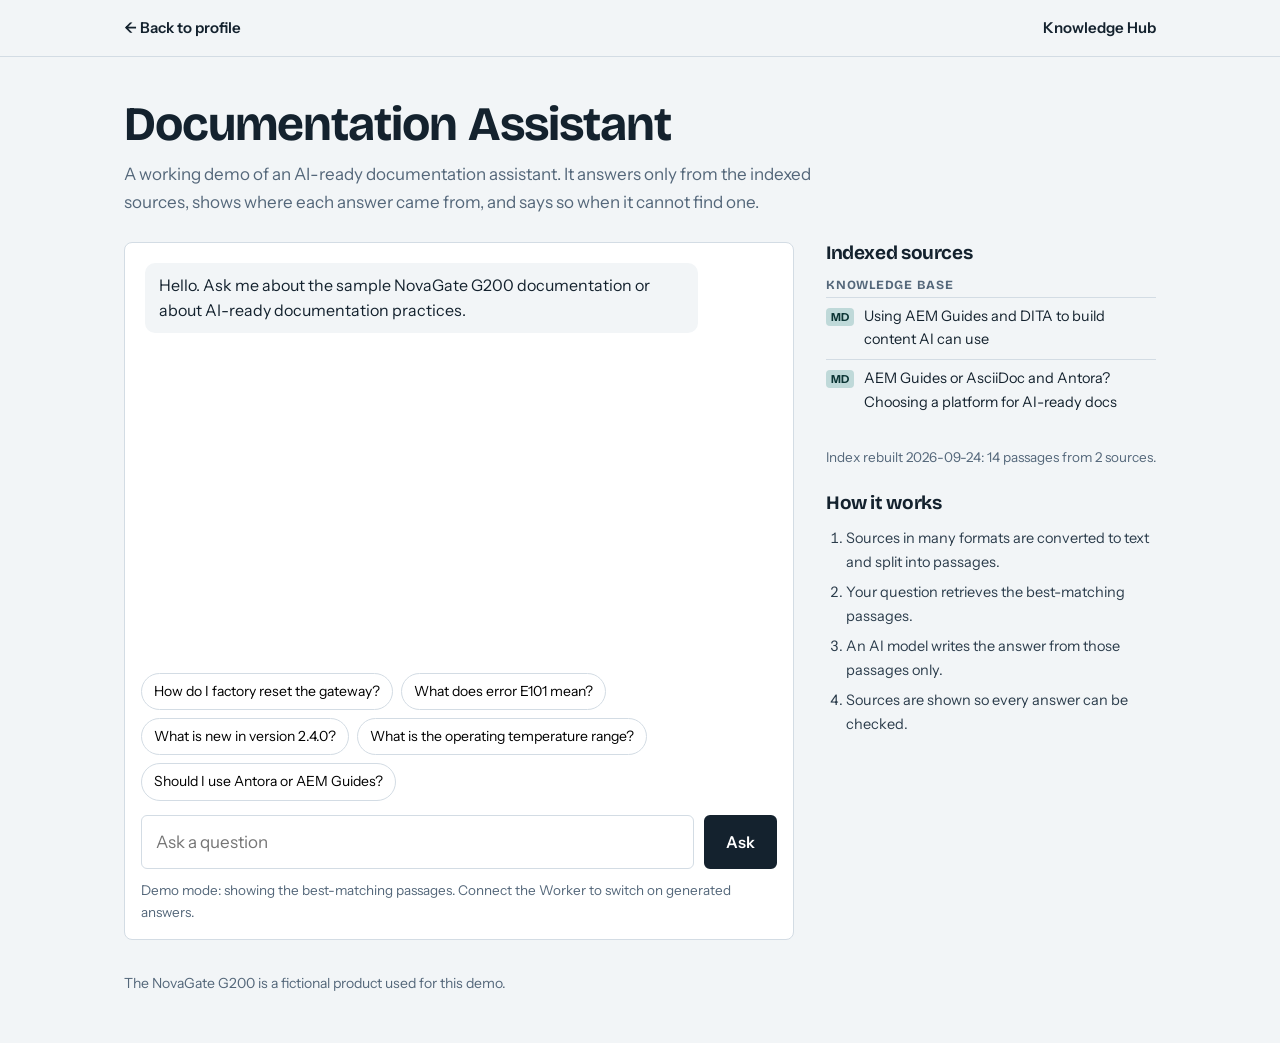
<file: chat.html>
<!DOCTYPE html><html lang="en"><head><meta charset="utf-8"><meta name="viewport" content="width=device-width,initial-scale=1"><title>Documentation Assistant | Muthukumar Muthuvelu</title>
<link href="https://fonts.googleapis.com/css2?family=Bricolage+Grotesque:opsz,wght@12..96,500;12..96,700&family=Instrument+Sans:wght@400;500;600&display=swap" rel="stylesheet"><link rel="stylesheet" href="site.css">
<style>
h1{font-size:clamp(32px,5vw,48px);margin:40px 0 8px}.sub{color:var(--mut);max-width:64ch;margin-bottom:26px}
.grid{display:grid;grid-template-columns:1fr 330px;gap:32px;align-items:start}
.chat{background:#fff;border:1px solid var(--line);border-radius:8px;padding:16px}
#log{height:400px;overflow-y:auto;display:flex;flex-direction:column;gap:12px;padding:4px}
.msg{max-width:88%;padding:10px 14px;border-radius:10px;font-size:16px;line-height:1.55}
.user{align-self:flex-end;background:var(--ink);color:#fff}.bot{align-self:flex-start;background:var(--bg)}
.cites{display:flex;flex-wrap:wrap;gap:6px;margin-top:8px}
.cites a{font-size:13px;padding:3px 10px;border:1px solid var(--line);border-radius:99px;background:#fff;text-decoration:none;color:var(--ink)}
.cites a:hover{border-color:var(--t4)}
.ty{font-size:11px;font-weight:700;text-transform:uppercase;background:var(--t1);color:#0c3535;border-radius:4px;padding:0 5px;margin-right:2px}
.chips{display:flex;flex-wrap:wrap;gap:8px;margin:14px 0}
.chips button{padding:6px 12px;border:1px solid var(--line);border-radius:99px;background:#fff;font:inherit;font-size:14px;cursor:pointer}
.chips button:hover{border-color:var(--t4)}
.row{display:flex;gap:10px}.row input{flex:1;padding:12px 14px;border:1px solid var(--line);border-radius:6px;font:inherit}
.mode{font-size:13.5px;color:var(--mut);margin-top:10px}
aside h2{font-size:19px;margin:0 0 10px}aside ul{list-style:none;padding:0;margin:0 0 24px}
aside li{font-size:14.5px;padding:7px 0;border-top:1px solid var(--line);display:flex;gap:8px;align-items:baseline}
aside h3{font-size:12.5px;text-transform:uppercase;letter-spacing:.06em;color:var(--mut);margin:14px 0 4px}
aside ol{padding-left:20px;font-size:14.5px;color:#2c3d4c}aside ol li{border:0;display:list-item;padding:3px 0}
@media(max-width:900px){.grid{grid-template-columns:1fr}}
</style></head><body>
<header><div class="w"><a href="index.html">&larr; Back to profile</a><nav><a href="resources.html">Knowledge Hub</a></nav></div></header>
<main class="w"><h1>Documentation Assistant</h1>
<p class="sub">A working demo of an AI-ready documentation assistant. It answers only from the indexed sources, shows where each answer came from, and says so when it cannot find one.</p>
<div class="grid"><section class="chat"><div id="log" aria-live="polite"><div class="msg bot"><p>Hello. Ask me about the sample NovaGate G200 documentation or about AI-ready documentation practices.</p></div></div>
<div class="chips" id="chips"></div>
<div class="row"><input id="q" placeholder="Ask a question" aria-label="Your question" autocomplete="off"><button class="btn" id="go">Ask</button></div>
<p class="mode" id="mode"></p></section>
<aside><h2>Indexed sources</h2><div id="src"></div>
<h2>How it works</h2><ol><li>Sources in many formats are converted to text and split into passages.</li><li>Your question retrieves the best-matching passages.</li><li>An AI model writes the answer from those passages only.</li><li>Sources are shown so every answer can be checked.</li></ol></aside></div></main>
<footer><div class="w">The NovaGate G200 is a fictional product used for this demo.</div></footer>
<script>
var WORKER_URL=""; // paste your Cloudflare Worker address here to switch on generated answers
var STOP=new Set('a an the is are was of to in on for and or how do does what which i my me it can with be by at from this that should'.split(' '));
function tok(s){return (s.toLowerCase().match(/[a-z0-9.]+/g)||[]).map(function(w){w=w.replace(/\.+$/,'');return w.length>3?w.replace(/s$/,''):w}).filter(function(w){return w&&!STOP.has(w)})}
var C=[],DF={},AVG=1,log=document.getElementById('log');
function prep(ch){C=ch.map(function(c){c.t=tok(c.title+' '+c.title+' '+c.text);return c});C.forEach(function(c){new Set(c.t).forEach(function(w){DF[w]=(DF[w]||0)+1})});AVG=C.reduce(function(a,c){return a+c.t.length},0)/C.length}
function search(q,k){var qt=Array.from(new Set(tok(q)));if(!qt.length)return[];var N=C.length,need=Math.max(1,Math.ceil(qt.length*.4));
return C.map(function(c){var s=0,m=0,tf={};c.t.forEach(function(w){tf[w]=(tf[w]||0)+1});
qt.forEach(function(w){var f=tf[w];if(!f)return;m++;var idf=Math.log(1+(N-DF[w]+.5)/(DF[w]+.5));s+=idf*f*2.5/(f+1.5*(.25+.75*c.t.length/AVG))});return{c:c,s:s,m:m}})
.filter(function(x){return x.m>=need}).sort(function(a,b){return b.s-a.s}).filter(function(x,i,a){return x.s>=a[0].s*.35}).slice(0,k).map(function(x){return x.c})}
function extract(q,h){var w=h.text.split(/\s+/);return w.slice(0,80).join(' ')+(w.length>80?' ...':'')}
function add(role,text){var d=document.createElement('div');d.className='msg '+role;var p=document.createElement('p');p.textContent=text;d.appendChild(p);log.appendChild(d);log.scrollTop=log.scrollHeight;return d}
function cites(d,hits){var u=document.createElement('div'),g={};u.className='cites';hits.forEach(function(h,i){(g[h.href]=g[h.href]||{h:h,n:[]}).n.push(i+1)});
Object.keys(g).forEach(function(k){var x=g[k],a=document.createElement('a');a.href=k;a.target='_blank';a.rel='noopener';var t=document.createElement('span');t.className='ty';t.textContent=x.h.type;a.append('['+x.n.join(',')+'] ',t,' '+x.h.title);u.appendChild(a)});d.appendChild(u);log.scrollTop=log.scrollHeight}
async function ask(q){q=q.trim();if(!q||!C.length)return;add('user',q);var hits=search(q,4);
if(!hits.length){add('bot','I could not find that in the documentation. Try asking about installation, resets, error codes, release notes, or AI-ready documentation with DITA and AEM.');return}
var d=add('bot','Searching the documentation...'),ans=null;
if(WORKER_URL){try{var r=await fetch(WORKER_URL,{method:'POST',headers:{'Content-Type':'application/json'},body:JSON.stringify({question:q,chunks:hits.map(function(h){return{title:h.title,text:h.text}})})});if(r.ok)ans=(await r.json()).answer}catch(e){}}
d.firstChild.textContent=ans||extract(q,hits[0]);cites(d,hits)}
document.getElementById('go').onclick=function(){var i=document.getElementById('q');ask(i.value);i.value=''};
document.getElementById('q').onkeydown=function(e){if(e.key==='Enter')document.getElementById('go').click()};
['How do I factory reset the gateway?','What does error E101 mean?','What is new in version 2.4.0?','What is the operating temperature range?','Should I use Antora or AEM Guides?'].forEach(function(s){var b=document.createElement('button');b.textContent=s;b.onclick=function(){ask(s)};document.getElementById('chips').appendChild(b)});
document.getElementById('mode').textContent=WORKER_URL?'GenAI mode: answers are written by an AI model from the retrieved passages.':'Demo mode: showing the best-matching passages. Connect the Worker to switch on generated answers.';
fetch('chatbot/index.json').then(function(r){return r.json()}).then(function(d){prep(d.chunks);var docs={};d.chunks.forEach(function(c){docs[c.href]=docs[c.href]||{c:c,n:0};docs[c.href].n++});
var by={};Object.keys(docs).forEach(function(k){var x=docs[k].c;(by[x.category]=by[x.category]||[]).push(x)});var box=document.getElementById('src');
Object.keys(by).forEach(function(cat){var h=document.createElement('h3');h.textContent=cat;var ul=document.createElement('ul');by[cat].forEach(function(x){var li=document.createElement('li'),t=document.createElement('span');t.className='ty';t.textContent=x.type;li.append(t,x.title);ul.appendChild(li)});box.append(h,ul)});
var p=document.createElement('p');p.className='mode';p.textContent='Index rebuilt '+d.generated+': '+d.chunks.length+' passages from '+Object.keys(docs).length+' sources.';p.style.marginBottom='24px';box.appendChild(p)});
</script></body></html>
</file>
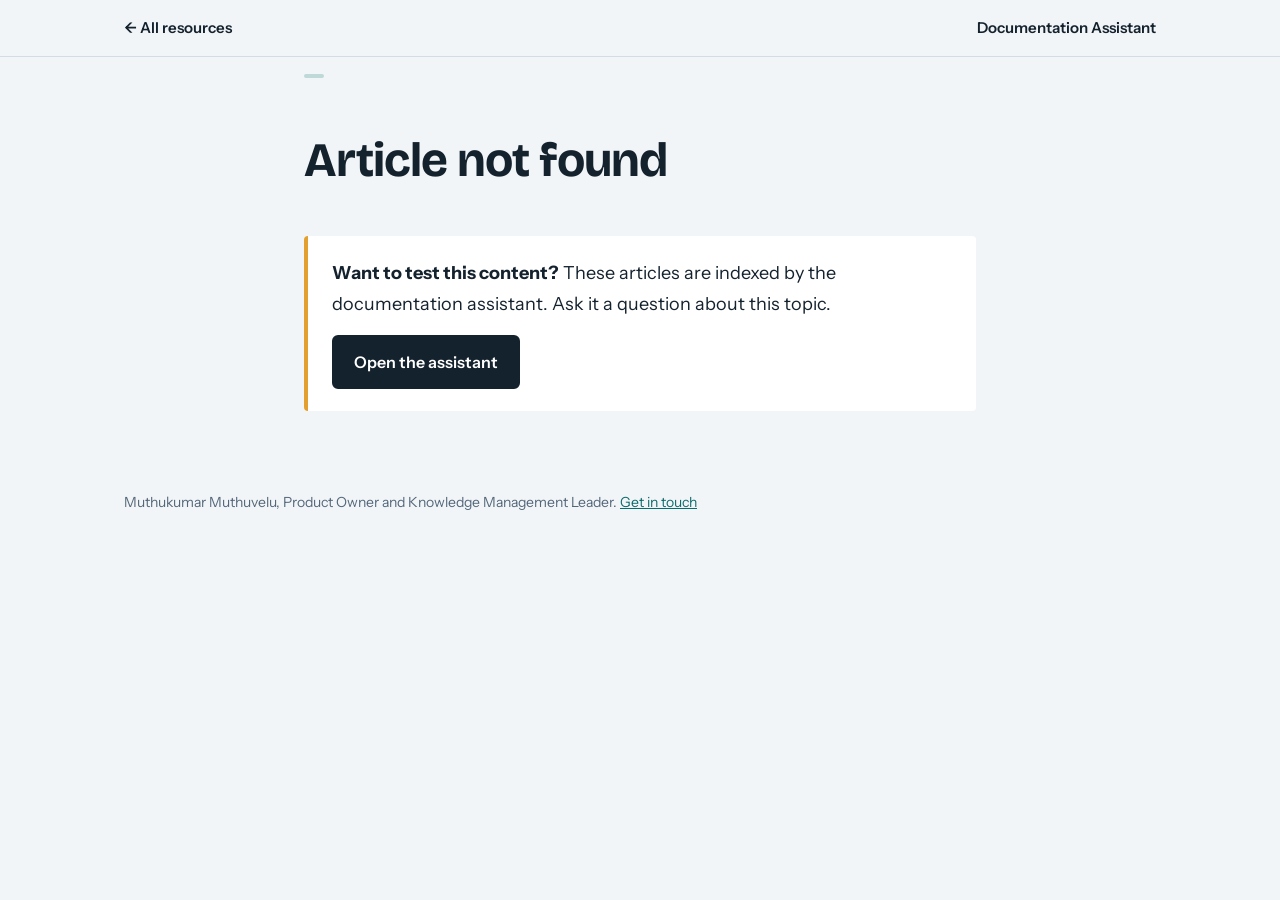
<file: read.html>
<!DOCTYPE html><html lang="en"><head><meta charset="utf-8"><meta name="viewport" content="width=device-width,initial-scale=1"><title>Knowledge Hub | Muthukumar Muthuvelu</title>
<link href="https://fonts.googleapis.com/css2?family=Bricolage+Grotesque:opsz,wght@12..96,500;12..96,700&family=Instrument+Sans:wght@400;500;600&display=swap" rel="stylesheet"><link rel="stylesheet" href="site.css">
<style>
main{max-width:720px;margin:0 auto;padding:0 24px;font-size:18px;line-height:1.75}
h1{font-size:clamp(32px,5.5vw,48px);margin:44px 0 12px}h2{font-size:28px;margin:44px 0 10px}
p,ul,ol{margin-bottom:14px}ul,ol{padding-left:22px}li{margin-bottom:6px}
.by{color:var(--mut);font-size:15px;margin-bottom:28px}
.end{margin:48px 0;padding:22px 24px;background:#fff;border-left:4px solid var(--now);border-radius:4px}
</style></head><body>
<header><div class="w"><a href="resources.html">&larr; All resources</a><a href="chat.html">Documentation Assistant</a></div></header>
<main><span class="tag" id="cat"></span><h1 id="t">Loading...</h1><p class="by" id="by"></p><div id="body"></div>
<div class="end"><p><strong>Want to test this content?</strong> These articles are indexed by the documentation assistant. Ask it a question about this topic.</p><a class="btn" href="chat.html">Open the assistant</a></div></main>
<footer><div class="w">Muthukumar Muthuvelu, Product Owner and Knowledge Management Leader. <a href="index.html#contact">Get in touch</a></div></footer>
<script>
var a=(new URLSearchParams(location.search).get('a')||'');
function inl(s){return s.replace(/&/g,'&amp;').replace(/</g,'&lt;').replace(/\*\*(.+?)\*\*/g,'<strong>$1</strong>').replace(/`(.+?)`/g,'<code>$1</code>').replace(/\[(.+?)\]\((https?:[^)]+)\)/g,'<a href="$2">$1</a>')}
function md(t){var o='',l=null;t.split('\n').forEach(function(x){var m;
if(l&&!/^(- |\d+\. )/.test(x)){o+='</'+l+'>';l=null}
if(m=x.match(/^## (.+)/))o+='<h2>'+inl(m[1])+'</h2>';
else if(m=x.match(/^- (.+)/)){if(l!=='ul'){o+='<ul>';l='ul'}o+='<li>'+inl(m[1])+'</li>'}
else if(m=x.match(/^\d+\. (.+)/)){if(l!=='ol'){o+='<ol>';l='ol'}o+='<li>'+inl(m[1])+'</li>'}
else if(x.trim())o+='<p>'+inl(x)+'</p>'});return o+(l?'</'+l+'>':'')}
if(!/^[a-z0-9-]+$/.test(a)){document.getElementById('t').textContent='Article not found'}
else fetch('kb/'+a+'.md').then(function(r){if(!r.ok)throw 0;return r.text()}).then(function(t){
var m=t.match(/^---\n([\s\S]*?)\n---\n/),f={};if(m){m[1].split('\n').forEach(function(l){var i=l.indexOf(':');f[l.slice(0,i).trim()]=l.slice(i+1).trim()});t=t.slice(m[0].length)}
document.title=f.title+' | Muthukumar Muthuvelu';document.getElementById('t').textContent=f.title;document.getElementById('cat').textContent=f.category;
document.getElementById('by').textContent='By Muthukumar Muthuvelu, '+f.minutes+' min read';document.getElementById('body').innerHTML=md(t)})
.catch(function(){document.getElementById('t').textContent='Article not found'});
</script></body></html>
</file>
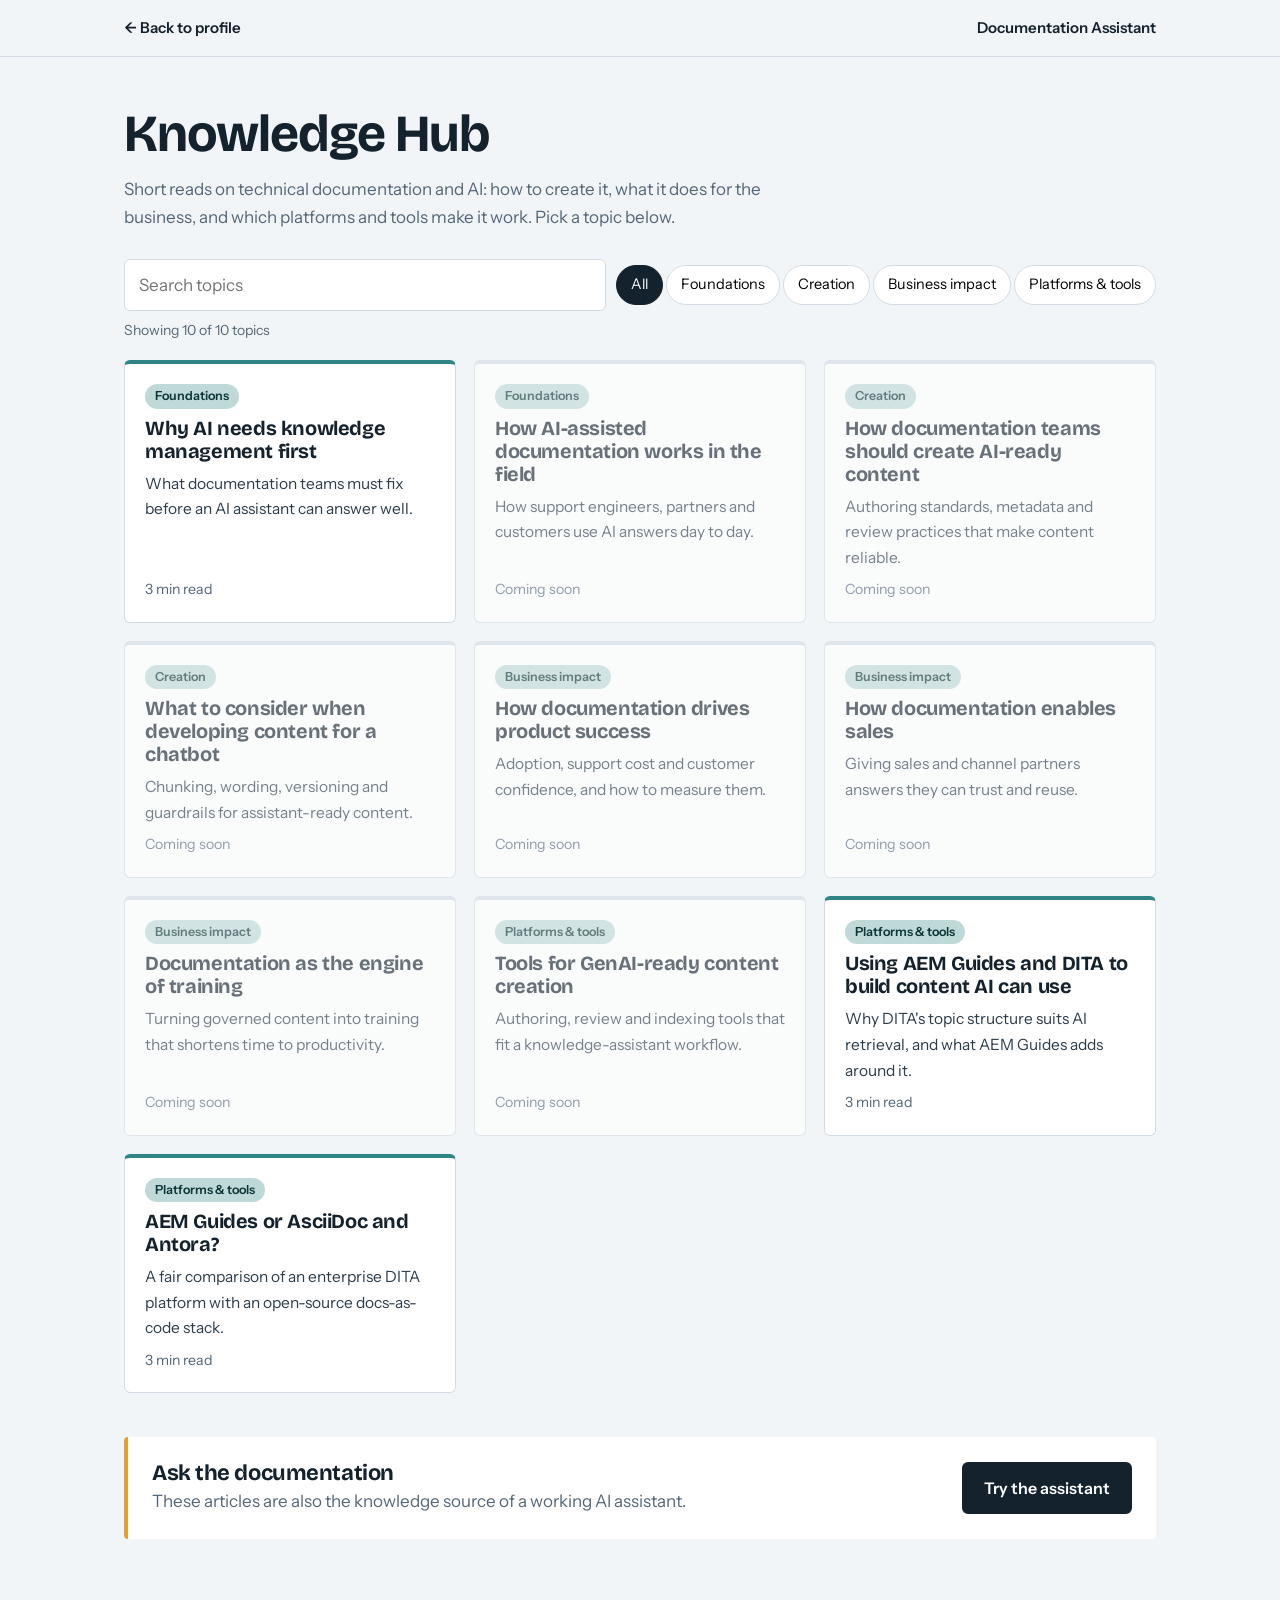
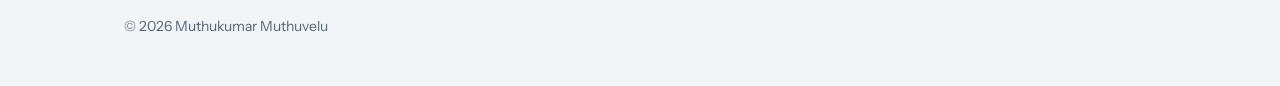
<file: resources.html>
<!DOCTYPE html><html lang="en"><head><meta charset="utf-8"><meta name="viewport" content="width=device-width,initial-scale=1"><title>Knowledge Hub | Muthukumar Muthuvelu</title>
<link href="https://fonts.googleapis.com/css2?family=Bricolage+Grotesque:opsz,wght@12..96,500;12..96,700&family=Instrument+Sans:wght@400;500;600&display=swap" rel="stylesheet"><link rel="stylesheet" href="site.css">
<style>
h1{font-size:clamp(34px,5.5vw,52px);margin:48px 0 10px}.lede{color:var(--mut);max-width:62ch}
.bar{display:flex;flex-wrap:wrap;gap:10px;align-items:center;margin:28px 0 8px}
.bar input{flex:1 1 240px;padding:11px 14px;border:1px solid var(--line);border-radius:6px;font:inherit;background:#fff}
.chip{padding:7px 14px;border:1px solid var(--line);border-radius:99px;background:#fff;font:inherit;font-size:14.5px;cursor:pointer}
.chip[aria-pressed=true]{background:var(--ink);color:#fff;border-color:var(--ink)}
#count{font-size:14px;color:var(--mut);margin:6px 0 18px}
.grid{display:grid;grid-template-columns:repeat(auto-fill,minmax(300px,1fr));gap:18px}
.card{display:flex;flex-direction:column;gap:8px;background:#fff;border:1px solid var(--line);border-top:4px solid var(--t3);border-radius:6px;padding:20px;text-decoration:none;color:inherit;transition:transform .15s}
a.card:hover{border-top-color:var(--now);transform:translateY(-3px)}
.card h2{font-size:20px}.card p{font-size:15.5px;color:#2c3d4c;flex:1}.card small{color:var(--mut)}
.soon{opacity:.62;border-top-color:var(--line)}
.cta{margin:44px 0;padding:24px;background:#fff;border-left:4px solid var(--now);border-radius:4px;display:flex;gap:20px;justify-content:space-between;align-items:center;flex-wrap:wrap}
</style></head><body>
<header><div class="w"><a href="index.html">&larr; Back to profile</a><nav><a href="chat.html">Documentation Assistant</a></nav></div></header>
<main class="w"><h1>Knowledge Hub</h1>
<p class="lede">Short reads on technical documentation and AI: how to create it, what it does for the business, and which platforms and tools make it work. Pick a topic below.</p>
<div class="bar"><input id="s" type="search" placeholder="Search topics" aria-label="Search topics"><span id="chips"></span></div>
<p id="count" aria-live="polite"></p><div class="grid" id="grid"></div>
<div class="cta"><div><h2 style="font-size:22px">Ask the documentation</h2><p style="color:var(--mut)">These articles are also the knowledge source of a working AI assistant.</p></div><a class="btn" href="chat.html">Try the assistant</a></div>
</main><footer><div class="w">&copy; 2026 Muthukumar Muthuvelu</div></footer>
<script>
var D=[],cat='All',q='',g=document.getElementById('grid');
function draw(){g.innerHTML='';var n=0;D.forEach(function(d){if((cat!=='All'&&d.category!==cat)||(q&&(d.title+d.summary).toLowerCase().indexOf(q)<0))return;n++;
var e=document.createElement(d.href?'a':'div');e.className='card'+(d.href?'':' soon');if(d.href)e.href=d.href;
var t=document.createElement('span');t.className='tag';t.textContent=d.category;t.style.alignSelf='flex-start';
var h=document.createElement('h2');h.textContent=d.title;var p=document.createElement('p');p.textContent=d.summary;
var s=document.createElement('small');s.textContent=d.href?d.minutes+' min read':'Coming soon';e.append(t,h,p,s);g.appendChild(e)});
document.getElementById('count').textContent='Showing '+n+' of '+D.length+' topics'}
fetch('kb/manifest.json').then(function(r){return r.json()}).then(function(m){D=m;
var cs=['All'].concat(m.map(function(d){return d.category}).filter(function(c,i,a){return a.indexOf(c)===i})),box=document.getElementById('chips');
cs.forEach(function(c){var b=document.createElement('button');b.className='chip';b.textContent=c;b.setAttribute('aria-pressed',c==='All');b.onclick=function(){cat=c;[].forEach.call(box.children,function(x){x.setAttribute('aria-pressed',x===b)});draw()};box.appendChild(b);box.appendChild(document.createTextNode(' '))});draw()});
document.getElementById('s').oninput=function(e){q=e.target.value.toLowerCase();draw()};
</script></body></html>
</file>
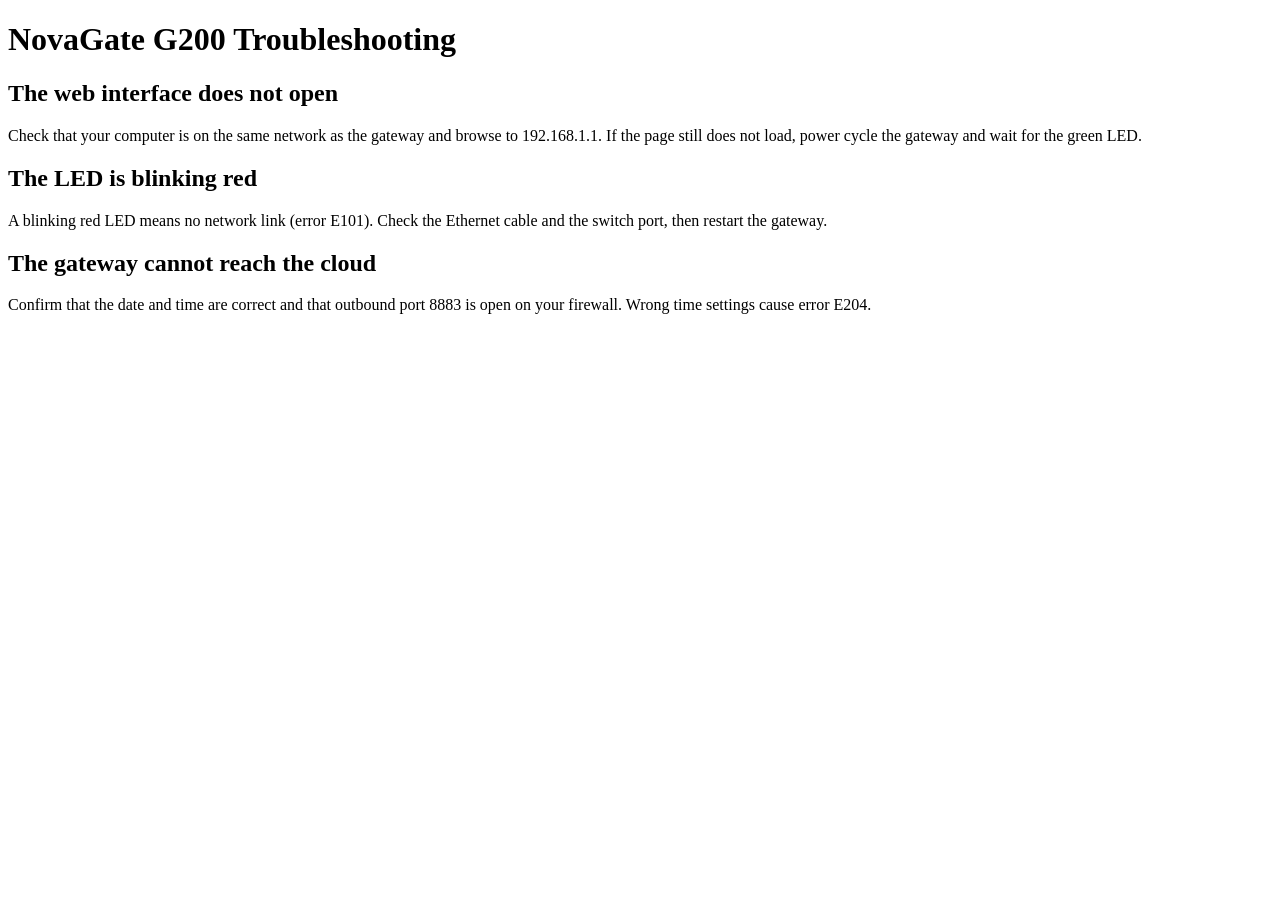
<file: sources/troubleshooting.html>
<!DOCTYPE html><html><head><title>NovaGate G200 Troubleshooting</title></head><body>
<h1>NovaGate G200 Troubleshooting</h1>
<h2>The web interface does not open</h2>
<p>Check that your computer is on the same network as the gateway and browse to 192.168.1.1. If the page still does not load, power cycle the gateway and wait for the green LED.</p>
<h2>The LED is blinking red</h2>
<p>A blinking red LED means no network link (error E101). Check the Ethernet cable and the switch port, then restart the gateway.</p>
<h2>The gateway cannot reach the cloud</h2>
<p>Confirm that the date and time are correct and that outbound port 8883 is open on your firewall. Wrong time settings cause error E204.</p>
</body></html>
</file>
<file: site.css>
:root{--bg:#F2F5F7;--ink:#14222E;--mut:#54677A;--line:#D3DCE4;--t1:#BFD9D9;--t3:#2F8484;--t4:#0F6B6B;--now:#E3A02E}
*{box-sizing:border-box;margin:0}
body{background:var(--bg);color:var(--ink);font:400 17px/1.65 "Instrument Sans",system-ui,sans-serif}
h1,h2,h3{font-family:"Bricolage Grotesque",system-ui,sans-serif;line-height:1.15;letter-spacing:-.02em}
a{color:var(--t4)}
:focus-visible{outline:3px solid var(--now);outline-offset:3px}
.w{max-width:1080px;margin:0 auto;padding:0 24px}
header{border-bottom:1px solid var(--line)}
header .w{display:flex;justify-content:space-between;align-items:center;height:56px;font-size:15px}
header a{text-decoration:none;font-weight:600;color:var(--ink)}
header nav{display:flex;gap:20px}
.btn{display:inline-block;padding:11px 20px;background:var(--ink);color:#fff;border:2px solid var(--ink);border-radius:6px;font-weight:600;font-size:16px;font-family:inherit;text-decoration:none;cursor:pointer}
.btn:hover{background:var(--t4);border-color:var(--t4)}
.tag{display:inline-block;font-size:12.5px;font-weight:600;padding:2px 10px;border-radius:99px;background:var(--t1);color:#0c3535}
footer{padding:32px 0 48px;color:var(--mut);font-size:14px}
</file>
